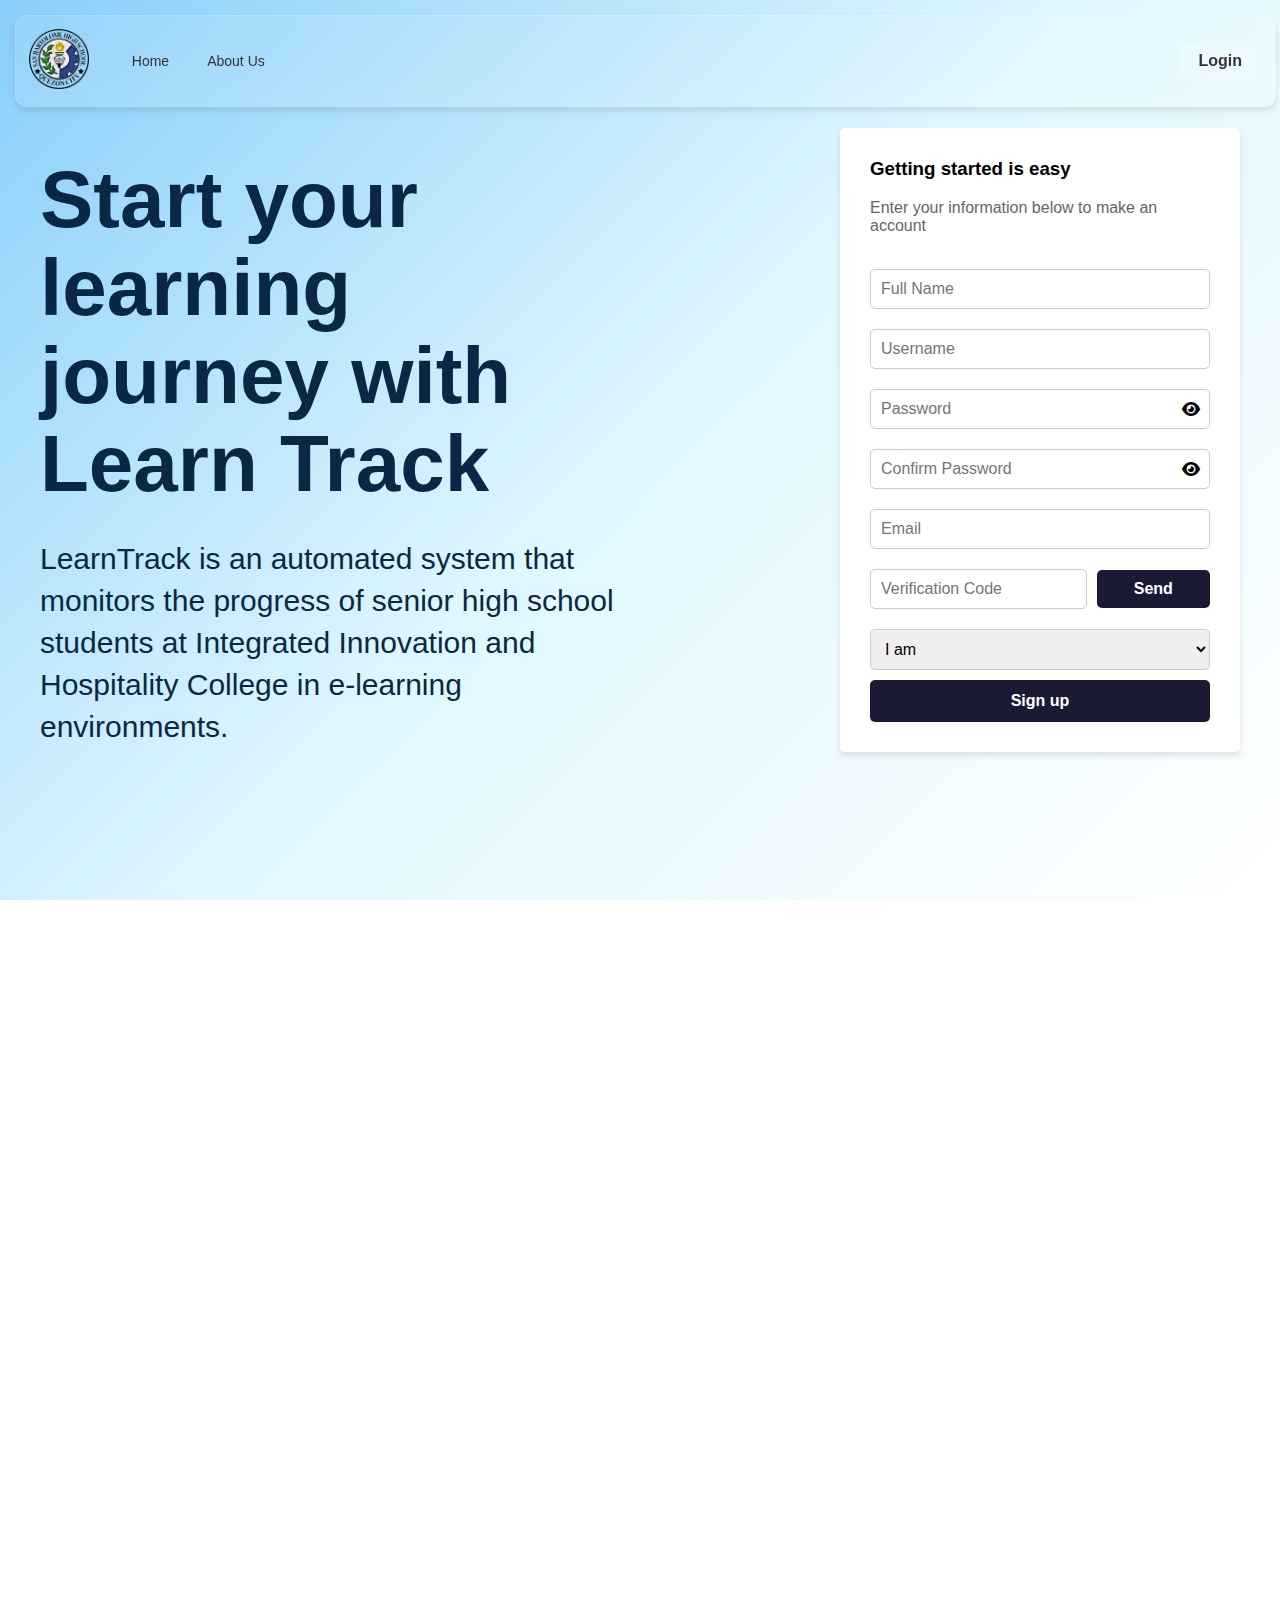
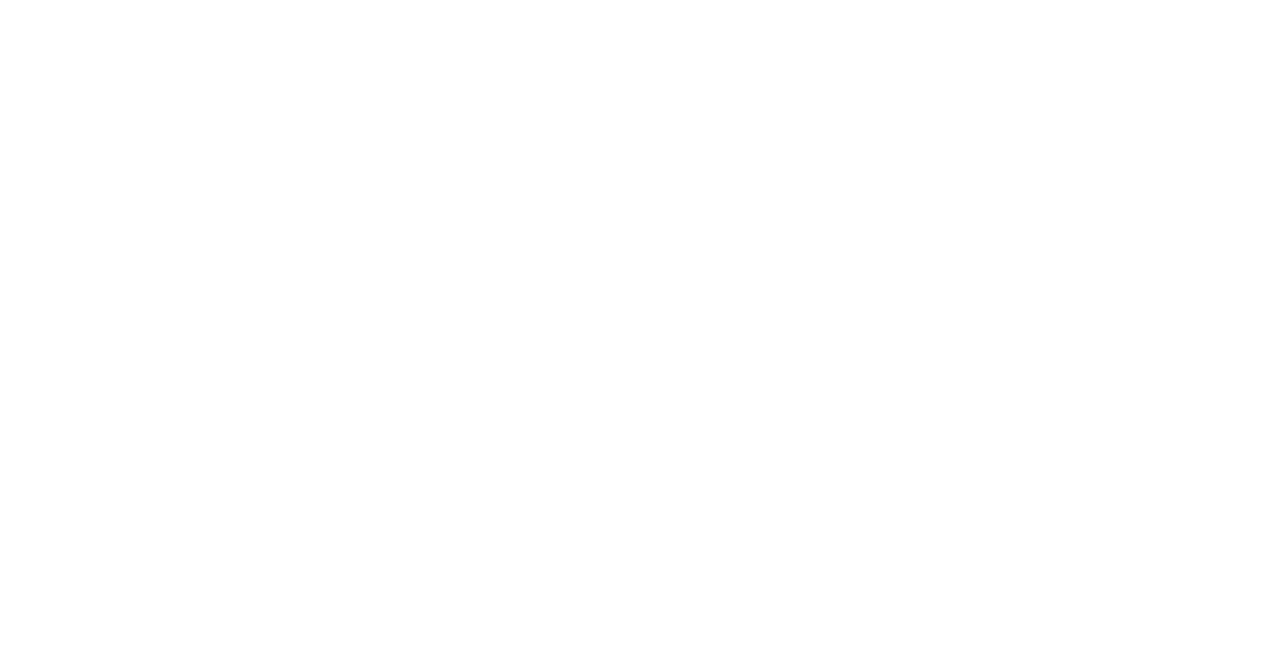
<file: index.html>
<!DOCTYPE html>
<html>
<head>
    <meta charset="UTF-8">
    <meta name="viewport" content="width=device-width, initial-scale=1.0">
    <meta http-equiv="refresh" content="0; url=./register.html">
    <title>Learn Track - Redirecting...</title>
</head>
<body>
    <p>Redirecting to <a href="./register.html">registration page</a>...</p>
</body>
</html>
</file>
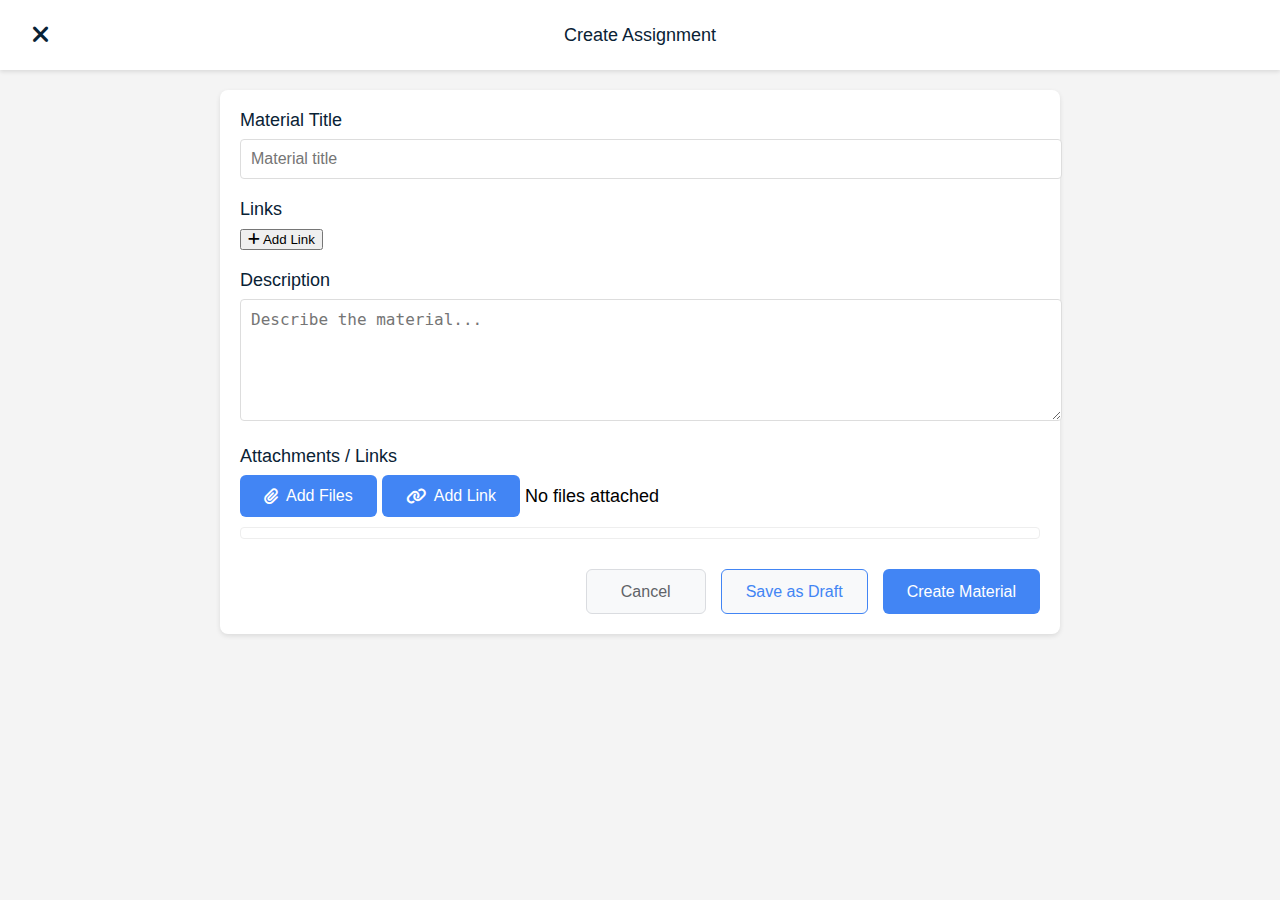
<file: material-form.html>
<!DOCTYPE html>
<html lang="en">
<head>
  <meta charset="UTF-8">
  <meta name="viewport" content="width=device-width, initial-scale=1.0">
  <title>Create Material | Learn Track</title>
  <link rel="stylesheet" href="https://cdnjs.cloudflare.com/ajax/libs/font-awesome/6.0.0/css/all.min.css">
  <style>
    /* General styles */
    body {
      font-family: Arial;
      font-size: large;
      background-color: #f4f4f4;
      margin: 0;
      padding: 0;
    }

    img {
      height: 50px;
    }

    /* Material-specific styles */
    .material-form-container {
      max-width: 800px;
      margin: 20px auto;
      padding: 20px;
      background: white;
      border-radius: 8px;
      box-shadow: 0 2px 5px rgba(0,0,0,0.1);
    }
    .form-group {
      margin-bottom: 20px;
    }
    .form-label {
      display: block;
      margin-bottom: 8px;
      font-weight: 500;
      color: #092235;
    }
    .form-input, .form-textarea {
      width: 100%;
      padding: 10px;
      border: 1px solid #ddd;
      border-radius: 4px;
      font-size: 16px;
    }
    .form-textarea {
      min-height: 100px;
      resize: vertical;
    }
    .form-actions {
        display: flex;
        justify-content: flex-end;
        gap: 15px;
        margin-top: 30px;
    }
    .attachment-previews-container {
      margin-top: 10px;
      border: 1px solid #eee;
      border-radius: 4px;
      padding: 5px;
    }

    /* Navbar styles */
    .navbar {
        display: flex;
        justify-content: space-between;
        align-items: center;
        padding: 15px 20px;
        background-color: #fff;
        box-shadow: 0 2px 4px rgba(0,0,0,0.1);
        position: sticky;
        top: 0;
        z-index: 100;
    }

    .close-btn {
        background: none;
        border: none;
        color: #092235;
        font-size: 24px;
        cursor: pointer;
        padding: 8px;
        border-radius: 50%;
        width: 40px;
        height: 40px;
        display: flex;
        align-items: center;
        justify-content: center;
        transition: background-color 0.2s;
    }

    .close-btn:hover {
        background-color: #f0f0f0;
    }

    .navbar-title {
        font-size: 18px;
        font-weight: 500;
        color: #092235;
    }

    .modal-btn {
        padding: 12px 24px;
        font-size: 16px;
        border-radius: 6px;
        border: none;
        cursor: pointer;
        transition: all 0.2s ease;
        min-width: 120px;
        height: 45px;
    }

    .modal-btn-create {
        background-color: #4285f4;
        color: white;
    }

    .modal-btn-create:hover {
        background-color: #3367d6;
    }

    .modal-btn-draft {
        background-color: #f8f9fa;
        color: #4285f4;
        border: 1px solid #4285f4;
    }

    .modal-btn-draft:hover {
        background-color: #e8f0fe;
    }

    .modal-btn-cancel {
        background-color: #f8f9fa;
        color: #5f6368;
        border: 1px solid #dadce0;
    }

    .modal-btn-cancel:hover {
        background-color: #f1f3f4;
    }

    /* File upload button styles */
    .file-upload-btn {
        padding: 12px 24px;
        font-size: 16px;
        background-color: #4285f4;
        color: white;
        border: none;
        border-radius: 6px;
        cursor: pointer;
        transition: all 0.2s ease;
        display: inline-flex;
        align-items: center;
        gap: 8px;
    }

    .file-upload-btn:hover {
        background-color: #3367d6;
    }

    /* Toast styles */
.toast-container {
    position: fixed;
    bottom: 30px;
    left: 50%;
    transform: translateX(-50%);
    z-index: 1000;
}

.toast {
    min-width: 300px;
    padding: 16px 24px;
    border-radius: 8px;
    background-color: #333;
    color: white;
    font-size: 16px;
    text-align: center;
    box-shadow: 0 4px 12px rgba(0,0,0,0.15);
    margin-bottom: 10px;
    opacity: 0;
    transition: opacity 0.3s, transform 0.3s;
    transform: translateY(100px);
}

.toast.show {
    opacity: 1;
    transform: translateY(0);
}

.toast.success {
    background-color: #4CAF50;
}

.toast.error {
    background-color: #f44336;
}

.toast.info {
    background-color: #2196F3;
}
  </style>
</head>
<body>

  

<nav class="navbar">
    <button class="close-btn" onclick="window.history.back()">
        <i class="fas fa-times"></i>
    </button>
    <div class="navbar-title">Create Assignment</div>
    <div style="width: 40px;"></div> <!-- Spacer for alignment -->
</nav>

<div class="content">
  

  <div class="content-body">
    <div class="material-form-container">
      <form id="materialForm">
        <div class="form-group">
          <label class="form-label" for="materialTitle">Material Title</label>
          <input type="text" id="materialTitle" class="form-input" placeholder="Material title" required>
          <div class="error-message" id="titleError"></div>
      </div>

      <div class="form-group">
        <label class="form-label">Links</label>
        <div id="linksContainer">
            <!-- Links will be added here -->
        </div>
        <button type="button" class="secondary-btn" onclick="addLink()">
            <i class="fas fa-plus"></i> Add Link
        </button>
    </div>

        <div class="form-group">
          <label class="form-label" for="materialDescription">Description</label>
          <textarea id="materialDescription" class="form-textarea" placeholder="Describe the material..."></textarea>
        </div>

        <div class="form-group">
          <label class="form-label">Attachments / Links</label>
          <div class="file-upload">
            <label for="fileUpload" class="file-upload-btn">
              <i class="fas fa-paperclip"></i> Add Files
              <input type="file" id="fileUpload" style="display: none;" onchange="handleFileUpload(event)" multiple>
            </label>
            <button type="button" class="file-upload-btn" onclick="addLink()">
              <i class="fas fa-link"></i> Add Link
            </button>
            <span id="fileName" class="file-name-display">No files attached</span>
          </div>
          <div id="attachmentPreviews" class="attachment-previews-container"></div>
        </div>

        <div class="form-actions">
          <button type="button" class="modal-btn modal-btn-cancel" onclick="window.history.back()">Cancel</button>
          <button type="button" class="modal-btn modal-btn-draft" onclick="saveAsDraft()">Save as Draft</button>
          <button type="submit" class="modal-btn modal-btn-create">Create Material</button>
        </div>
      </form>
    </div>
  </div>
</div>

<div id="toastContainer" class="toast-container"></div>

<script>
// Handle file uploads
function handleFileUpload(event) {
    const files = event.target.files;
    const previewContainer = document.getElementById('attachmentPreviews');
    previewContainer.innerHTML = '';
    
    if (!files || files.length === 0) {
        document.getElementById('fileName').textContent = 'No files attached';
        return;
    }

    // Validate files
    const validFiles = Array.from(files).filter(file => {
        if (file.size > 10 * 1024 * 1024) { // 10MB limit
            showToast(`File ${file.name} exceeds size limit (10MB)`, 'error');
            return false;
        }
        return true;
    });

    if (validFiles.length === 0) return;

    // Display previews
    validFiles.forEach(file => {
        const preview = createFilePreview(file);
        previewContainer.appendChild(preview);
    });

    document.getElementById('fileName').textContent = 
        `${validFiles.length} file${validFiles.length > 1 ? 's' : ''} attached`;
}

function createFilePreview(file) {
    const preview = document.createElement('div');
    preview.className = 'attachment-preview';
    
    if (file.type.startsWith('image/')) {
        preview.innerHTML = `
            <div class="attachment-preview-image">
                <img src="${URL.createObjectURL(file)}" alt="${file.name}">
            </div>
            <div class="attachment-info">
                <div class="attachment-name">${file.name}</div>
                <div class="attachment-size">${formatFileSize(file.size)}</div>
            </div>
            <button class="delete-btn" onclick="removeAttachment(this)">
                <i class="fas fa-times"></i>
            </button>
        `;
    } else {
        preview.innerHTML = `
            <div class="attachment-icon">
                <i class="fas ${getFileIcon(file.type)}"></i>
            </div>
            <div class="attachment-info">
                <div class="attachment-name">${file.name}</div>
                <div class="attachment-size">${formatFileSize(file.size)}</div>
            </div>
            <button class="delete-btn" onclick="removeAttachment(this)">
                <i class="fas fa-times"></i>
            </button>
        `;
    }
    
    return preview;
}

// Add a link
function addLink() {
  const link = prompt('Enter link URL:');
  if (link) {
    const previewContainer = document.getElementById('attachmentPreviews');
    const linkDiv = document.createElement('div');
    linkDiv.innerHTML = `<a href="${link}" target="_blank">${link}</a>`;
    previewContainer.appendChild(linkDiv);

    document.getElementById('fileName').textContent = 'Link added';
  }
}

// Handle form submission
document.getElementById('materialForm').addEventListener('submit', function(e) {
  e.preventDefault();
  createMaterial();
});

async function createMaterial() {
  const title = document.getElementById('materialTitle').value.trim();
  const description = document.getElementById('materialDescription').value.trim();
  const classCode = localStorage.getItem('currentClassCode');

  if (!title) {
    alert('Material title is required.');
    return;
  }

  const material = {
    id: Date.now(),
    classCode,
    title,
    description,
    type: 'material',
    createdAt: new Date().toISOString(),
    status: 'published'
  };

  const materialData = {
  CLASS_CODE: classCode,
  TITLE: title,
  WORKCLASSTYPE: 'material',
  DESCRIPTION: description,
  CREATED_AT: new Date().toISOString(),
  STATUS: 'published'
};

  try {
    const response = await fetch('http://localhost:3000/create-workclass', {
      method: 'POST',
      headers: {
        'Content-Type': 'application/json'
      },
      body: JSON.stringify(materialData)
    });
  } catch (error) {
    alert(error.message);
  }


  let workclasses = JSON.parse(localStorage.getItem('workclasses')) || [];
  workclasses.push(material);
  localStorage.setItem('workclasses', JSON.stringify(workclasses));

  alert('Material created successfully!');
  window.location.href = `professor.html?class=${classCode}`;
}

function saveAsDraft() {
  const title = document.getElementById('materialTitle').value.trim();
  const description = document.getElementById('materialDescription').value.trim();
  const classCode = localStorage.getItem('currentClassCode');

  const material = {
    id: Date.now(),
    classCode,
    title,
    description,
    type: 'material',
    createdAt: new Date().toISOString(),
    status: 'draft'
  };

  let workclasses = JSON.parse(localStorage.getItem('workclasses')) || [];
  workclasses.push(material);
  localStorage.setItem('workclasses', JSON.stringify(workclasses));

  alert('Draft saved successfully!');
  window.location.href = `professor.html?class=${classCode}`;
}

function showToast(message, type = 'success') {
    const container = document.getElementById('toastContainer');
    const toast = document.createElement('div');
    toast.className = `toast ${type}`;
    toast.textContent = message;
    
    container.appendChild(toast);
    
    // Trigger reflow
    void toast.offsetWidth;
    
    // Add show class
    toast.classList.add('show');
    
    // Remove toast after 3 seconds
    setTimeout(() => {
        toast.classList.remove('show');
        setTimeout(() => {
            container.removeChild(toast);
        }, 300);
    }, 3000);
}
</script>

</body>
</html>
</file>
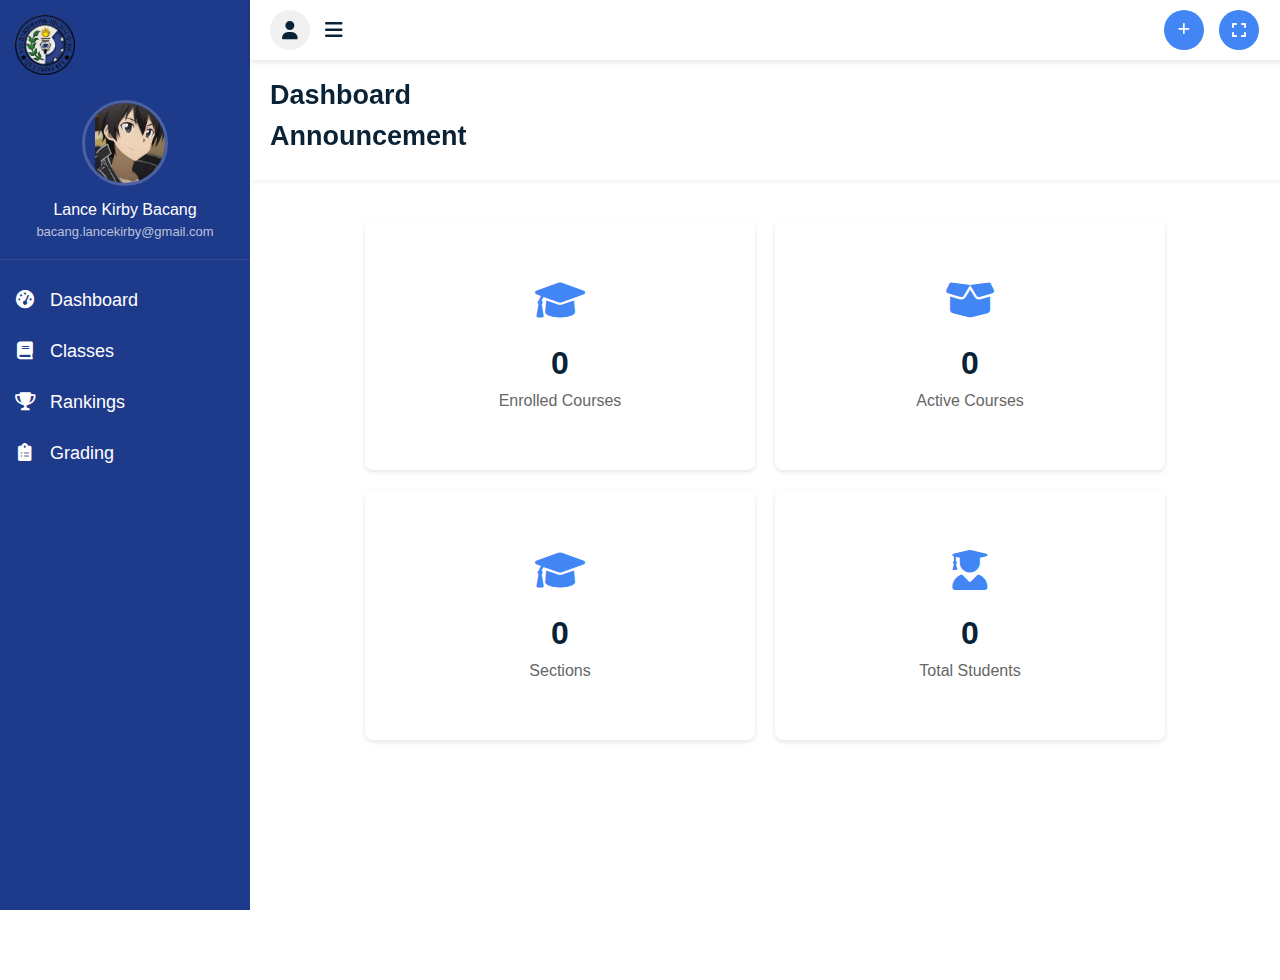
<file: professor.html>
<!DOCTYPE html>
<html lang="en">

<head>
  <meta charset="UTF-8">
  <meta name="viewport" content="width=device-width, 1.0, maximum-scale=1.0, user-scalable=no">
  <link rel="icon" href="img/sbhslogo.png" type="image/x-icon">
  <title>Professor Dashboard</title>
  <link rel="stylesheet" href="https://cdnjs.cloudflare.com/ajax/libs/font-awesome/6.0.0/css/all.min.css">
  <link rel="stylesheet" href="professor.css">
</head>

<body>
  <div class="sidebar">
    <section class="sidebar-header">
      <img src="img/sbhslogo.png" alt="LearnTrack Logo">
      <div class="icon-buttons">
    </section>

    <div class="user-profile">
      <div class="profile-picture">
        <img id="profilePicPreview" src="Picture/gmailprofile.png" alt="User Profile">
        <input type="file" 
           id="profilePicInput" 
           accept="image/*"
           aria-label="Change profile picture">
      </div>
      <div class="user-info">
        <h3 class="user-name" id="userName">Lance Kirby Bacang</h3>
        <p class="user-email" id="userEmail">bacang.lancekirby@gmail.com</p>
      </div>
    </div>


    <a href="#" onclick="showContent('dashboard')">
      <i class="fas fa-tachometer-alt"></i> Dashboard
    </a>
    <a href="#" onclick="showContent('classes')">
      <i class="fas fa-book"></i> Classes
    </a>
    <a href="#" onclick="showContent('rankings')">
      <i class="fas fa-trophy"></i> Rankings
    </a>
    <a href="#" onclick="showContent('allStudentGrading')">
      <i class="fas fa-clipboard-list"></i> Grading
    </a>
  </div>

  <!-- Navigation Bar -->
  <nav class="navbar">

    <div class="profile-dropdown">
          <button class="icon-button profile-button" aria-label="User Profile" onclick="toggleProfileDropdown()">
            <i class="fas fa-user"></i>
          </button>
          <div class="dropdown-content" id="profileDropdown">
            <div class="dropdown-header">
              <p>Signed in as</p>
              <p class="user-email-display" id="userEmailDisplay">bacang.lancekirby@gmail.com</p>
            </div>
            <a href="#" class="dropdown-item" onclick="showSettings()">
              <i class="fas fa-user-circle"></i> Profile
            </a>
            <a href="#" class="dropdown-item" onclick="signOut()">
              <i class="fas fa-sign-out-alt"></i> Sign out
            </a>
          </div>
        </div>

    <!-- Add this at the beginning of your navbar -->
<button class="hamburger-btn" onclick="toggleSidebar()">
  <i class="fas fa-bars"></i>
</button>

<!-- Add the join class button -->
<button class="join-class-btn" onclick="openModal()">
  <i class="fas fa-plus"></i>
</button>

<button class="fullscreen-btn" onclick="toggleFullscreen()">
  <i class="fas fa-expand"></i>
</button>

  </nav>

<!-- Move the notification dropdown outside of the sidebar -->
<div class="notification-dropdown" id="notificationDropdown">
  <div class="dropdown-header">
    <p>Notifications</p>
  </div>
  <div class="notification-items">
    <div class="notification-item">📥 John Doe joined Class ABC123</div>
    <div class="notification-item">📄 Jane Smith submitted Assignment 1 in CS101</div>
    <div class="notification-item">✅ You graded Liam's quiz in Section B</div>
    <div class="notification-item">⏰ Quiz 2 in CS101 is due tomorrow</div>
  </div>
</div>

  <div class="content" id="dashboard">
    <header class="content-header">
      <div class="header-container">
        <h2 class="header-h2">Dashboard</h2>
        <h1>Announcement</h1>
      </div>
    </header>

    <div class="content-body">
      <div class="dashboard-grid">
        <div class="enrolled-courses">
          <i class="fas fa-graduation-cap"></i>
          <span id="course-count">0</span>
          <span>Enrolled Courses</span>
        </div>

        <div class="active-courses">
          <i class="fas fa-box-open"></i>
          <span id="active-course-count">0</span>
          <span>Active Courses</span>
        </div>

        <div class="sections">
          <i class="fas fa-graduation-cap"></i>
          <span id="section-count">0</span>
          <span>Sections</span>
        </div>

        <div class="total-students">
          <i class="fas fa-user-graduate"></i>
          <span id="total-student-count">0</span>
          <span>Total Students</span>
        </div>
      </div>
    </div>
  </div>

  <div class="content" id="classes" style="display:none;">
    <header class="content-header">
      <div class="header-container">
        <h2 class="header-h2">Course</h2>
        <h1>Classroom</h1>
      </div>
    </header>
    
    <div class="content-body">
      <div id="classContainer">

      </div> <!-- Placeholder for created classes -->
    </div>
  </div>

  <div class="content" id="rankings" style="display:none;">
    <header class="content-header">
      <div class="header-container">
        <h2 class="header-h2">Rankings</h2>
        <h1>Class Leaderboards</h1>
      </div>
    </header>

    <div class="content-body">
    <div class="rankings-container">
        <!-- Left: Section Selection -->
        <div class="class-sidebar">
            <h3>Your Sections</h3>
            <ul class="class-list" id="classList"></ul>
        </div>

        <!-- Middle: Dynamically Generated Podium -->
        <div class="podium-container">
            <div class="podium"></div>
        </div>

        <!-- Right: Rankings List -->
        <div class="rankings-list-container">
            <div class="rankings-list"></div>
        </div>
    </div>
  </div>
</div>

  <div class="content" id="classPage" style="display: none;">
    <header>
      <div class="header-container">
        <div class="class-header-nav">
          <div>
            <h2 class="header-h2" id="classPageCourse">Course</h2>
            <h1 id="classPageClassroom">Classroom</h1>
          </div>
        </div>
      </div>
    </header>

    <div class="class-page-container">
      <div class="class-tabs">
        <button class="tab-button active" onclick="openClassTab('announcements')">Announcements</button>
        <button class="tab-button" onclick="openClassTab('workclasses')">Workclasses</button>
      </div>

      <!-- Container 1 -->
      <div class="class-info-container">
        <div class="class-meta">
          <div>
            <h1 id="classNameDisplay">Class Name</h1>
            <h3 id="sectionDisplay">N/A</p>
              <h3 id="professorDisplay">N/A</p>
          </div>
        </div>

        <div class="classCode-students-container">
          <div class="class-code-box">
            <h4 class="classCodeh4">Class Code</h4>
            <div class="class-code-box2">
              <div class="class-code-display" id="classCodeDisplay">ABCD12</div>
              <button class="secondary-btn small-btn" onclick="copyClassCode()">
                <i class="fas fa-copy"></i> Copy
              </button>
            </div>
          </div>

          <div class="class-students">
            <div>
              <div class="class-students-2">
                <h4 class="studentsh4">Students <span class="student-count">(0)</span></h4>
                <button class="view-all-btn" onclick="viewAllStudents(currentStudents)">
                  <i class="fas fa-users"></i> View All
                </button>
              </div>
              <div class="student-avatars" id="studentAvatars">
                <div class="empty-avatar"><i class="fas fa-user-plus"></i></div>
              </div>
            </div>
          </div>
        </div>
      </div>

      <!-- Container 2 -->
      <div class="announcement-form-container card">
        <h3><i class="fas fa-bullhorn"></i> New Announcement</h3>
        <div class="form-content">
          <textarea id="announcementText" placeholder="Share something with your class..." rows="3"></textarea>
          <div class="form-actions">
            <div class="file-upload">
              <label for="fileUpload" class="file-upload-btn">
                <i class="fas fa-paperclip"></i> Attach File
                <input type="file" id="fileUpload" style="display: none;" onchange="handleFileUpload(event)">
              </label>
              <button class="file-upload-btn" onclick="openGoogleDrivePicker()">
                <i class="fab fa-google-drive"></i> Drive
              </button>
              <button class="file-upload-btn" onclick="addYouTubeVideo()">
                <i class="fab fa-youtube"></i> YouTube
              </button>
              <button class="file-upload-btn" onclick="addLink()">
                <i class="fas fa-link"></i> Link
              </button>
              <span id="fileName" class="file-name-display">No file chosen</span>
            </div>
            <button class="primary-btn" onclick="postAnnouncement()">
              <i class="fas fa-paper-plane"></i> Post
            </button>
          </div>
        </div>
      </div>

      <!-- Container 3 -->
      <div class="announcements-feed">
        <div class="feed-header">
          <h3><i class="fas fa-stream"></i> Class Feed</h3>
          <div class="sort-options">
            <span>Sort by:</span>
            <select id="sortFeed">
              <option value="newest">Newest First</option>
              <option value="oldest">Oldest First</option>
            </select>
          </div>
        </div>

        <div class="empty-state card" id="noAnnouncements">
          <i class="fas fa-bullhorn"></i>
          <h4>No announcements yet</h4>
          <p>Be the first to share something with your class</p>
        </div>

        <div id="announcementsList" class="announcements-feed">
          <!-- Announcements will be dynamically added here -->
        </div>
      </div>

      <div class="workclasses-container" id="workclassesTab" style="display:none;">
        <div class="tab-header">
          <h3><i class="fas fa-briefcase"></i> Class Workclasses</h3>
          <div class="workclass-dropdown">
            <button class="create-workclass-btn" onclick="openWorkclassTypePage()">
              <i class="fas fa-plus"></i> Create Workclass
            </button>
            <div class="dropdown-options" id="workclassDropdownOptions">
              <div onclick="openWorkclassTypePage('assignment')"><i class="fas fa-tasks"></i> Assignment</div>
              <div onclick="openWorkclassTypePage('activity')"><i class="fas fa-lightbulb"></i> Activity</div>
              <div onclick="openWorkclassTypePage('question')"><i class="fas fa-question-circle"></i> Question</div>
              <div onclick="openWorkclassTypePage('material')"><i class="fas fa-book"></i> Material</div>
            </div>
          </div>
          
        </div>
        <div id="classWorkclassesContainer" class="workclass-grid"></div>
      </div>

    </div>
  </div>

  <div class="content" id="allStudentsPage" style="display: none;">
    <header>
      <div class="header-container">
        <button class="back-btn" onclick="backToClassPage()">
          <i class="fas fa-arrow-left"></i> Back to Class
        </button>
        <h2 class="header-h2">Students</h2>
        <h1 id="allStudentsClassTitle">Class Name</h1>
      </div>
    </header>

    <div class="all-students-container">
      <div class="students-grid" id="allStudentsGrid"></div>
    </div>
  </div>

  <div class="content" id="allStudentGrading" style="display: none;">
    <header>
      <div class="header-container">
        <button class="back-btn" onclick="backToClassPage()">
          <i class="fas fa-arrow-left"></i> Back to Class
        </button>
        <h2 class="header-h2">Grading</h2>
        <h1 id="gradingClassTitle">Class Name</h1>
      </div>
    </header>
  
    <div class="grading-container">
      <!-- Class Selection Dropdown -->
      <div class="class-selection">
        <label for="classSelect">Select Class:</label>
        <select id="classSelect" onchange="loadClassWorkForGrading()">
          <option value="" disabled selected>Select a class</option>
          <!-- Options will be dynamically populated -->
        </select>
      </div>
    
      <!-- Workclass List -->
      <div class="workclass-list">
        <h3>Class Work</h3>
        <div id="workclassGradingList">
          <!-- Workclasses for grading will be dynamically added here -->
        </div>
      </div>
    
      <!-- Student Grading Section with Submission View -->
      <div class="student-grading-section">
        <h3>Student Submissions</h3>
        <div id="studentGradingList">
          <!-- Student submissions will be added here dynamically -->
        </div>
      </div>
    </div>
  </div>

  <div class="content" id="settings" style="display:none;">
    <header class="content-header">
      <div class="header-container">
        <h2 class="header-h2">Settings</h2>
        <h1>Account Settings</h1>
      </div>
    </header>
    
    <div class="content-body">
    <div class="settings-container">
      <!-- Settings Navigation -->
      <div class="settings-nav">
        <button class="settings-nav-btn active" onclick="switchSettingsTab('profile')">
          <i class="fas fa-user"></i> Profile Settings
        </button>
        <button class="settings-nav-btn" onclick="switchSettingsTab('system')">
          <i class="fas fa-cog"></i> System Settings
        </button>
        <button class="settings-nav-btn" onclick="switchSettingsTab('privacy')">
          <i class="fas fa-shield-alt"></i> Privacy & Security
        </button>
      </div>
  
      <!-- Settings Content -->
      <div class="settings-content">
        <!-- Profile Settings -->
        <div id="profileSettings" class="settings-tab active">
          <h3>Profile Settings</h3>
          <div class="settings-form">
            <div class="form-group">
              <label>Profile Picture</label>
              <div class="profile-upload">
                <img id="profilePreview" src="Picture/gmailprofile.png" alt="Profile">
                <button class="secondary-btn" onclick="uploadProfilePicture()">Change Picture</button>
              </div>
            </div>
            <div class="form-group">
              <label>Full Name</label>
              <input type="text" id="fullName" value="Lance Kirby Bacang">
            </div>
            <div class="form-group">
              <label>Email</label>
              <input type="email" id="email" value="bacang.lancekirby@gmail.com" disabled>
            </div>
          </div>
        </div>
  
        <!-- System Settings -->
        <div id="systemSettings" class="settings-tab">
          <h3>System Settings</h3>
          <div class="settings-form">
            <div class="form-group">
              <label>Language</label>
              <select id="language">
                <option value="en">English</option>
                <option value="es">Spanish</option>
              </select>
            </div>
            <div class="form-group">
              <label>Theme</label>
              <select id="theme">
                <option value="light">Light</option>
                <option value="dark">Dark</option>
              </select>
            </div>
            <div class="form-group">
              <label>Notifications</label>
              <div class="toggle-switch">
                <input type="checkbox" id="notifications" checked>
                <label for="notifications">Enable Notifications</label>
              </div>
            </div>
          </div>
        </div>
  
        <!-- Privacy Settings -->
        <div id="privacySettings" class="settings-tab">
          <h3>Privacy & Security</h3>
          <div class="settings-form">
            <div class="form-group">
              <label>Change Password</label>
              <input type="password" placeholder="Current Password">
              <input type="password" placeholder="New Password">
              <input type="password" placeholder="Confirm New Password">
              <button class="primary-btn">Update Password</button>
            </div>
            <div class="form-group">
              <label>Two-Factor Authentication</label>
              <div class="toggle-switch">
                <input type="checkbox" id="twoFactor">
                <label for="twoFactor">Enable 2FA</label>
              </div>
            </div>
          </div>
        </div>
      </div>
    </div>
    </div>
  </div>

  <!-- Create Class Modal -->
  <div id="createClassModal" class="modal">
    <div class="modal-content">
      <h2>Create New Class</h2>
      <input type="text" class="modal-input" placeholder="Class Name" required>
      <input type="text" class="modal-input" placeholder="Section">
      <input type="text" class="modal-input" placeholder="Teacher Name">
      <div class="modal-actions">
  <button class="modal-btn modal-btn-cancel" onclick="closeModal()">Cancel</button>
  <button class="modal-btn modal-btn-create" onclick="createClass()">Create Class</button>
</div>

    </div>
  </div>

  <!-- Workclass Modal -->
<!-- Update the workclass modal -->
<div class="modal" id="workclassModal">
  <div class="modal-content">
    <h3 class="modal-title">Create Workclass</h3>
    <input type="text" id="workclassNameInput" class="modal-input" placeholder="Workclass name">
    <input type="text" id="workclassDescription" class="modal-input" placeholder="Description (optional)">
    
    <!-- Add workclass type selection -->
    <div class="workclass-type-selector">
      <h4>Select Workclass Type:</h4>
      <div class="type-options">
        <div class="type-option" onclick="selectWorkclassType('assignment')">
          <i class="fas fa-tasks"></i>
          <span>Assignment</span>
        </div>
        <div class="type-option" onclick="selectWorkclassType('material')">
          <i class="fas fa-book"></i>
          <span>Material</span>
        </div>
      </div>
      <input type="hidden" id="workclassType" value="">
    </div>
    
    <div class="modal-actions">
      <button class="modal-btn modal-btn-cancel" onclick="closeWorkclassModal()">Cancel</button>
      <button class="modal-btn modal-btn-create" onclick="createWorkclass()">Create</button>
    </div>
  </div>
</div>

<!-- Invite Student Modal -->
<div class="modal" id="inviteStudentModal">
  <div class="modal-content">
    <h3 class="modal-title">Add Student</h3>
    <input class="modal-input" type="text" id="studentName" placeholder="Student Full Name" required />
    <input class="modal-input" type="email" id="studentEmail" placeholder="Student Email" required />
    <div class="modal-actions">
      <button class="modal-btn modal-btn-cancel" onclick="closeInviteModal()">Cancel</button>
      <button class="modal-btn modal-btn-create" onclick="sendStudentInvite()">Add Student</button>
    </div>
  </div>
</div>
<div class="modal-overlay" id="inviteModalOverlay"></div>

<!-- Sign Out Confirmation Modal -->
<div class="modal" id="signOutModal">
  <div class="modal-content">
    <h3 class="modal-title">Confirm Sign Out</h3>
    <p>Are you sure you want to sign out?</p>
    <div class="modal-actions">
      <button class="modal-btn modal-btn-cancel" onclick="closeSignOutModal()">Cancel</button>
      <button class="modal-btn modal-btn-create" onclick="confirmSignOut()">Log Out</button>
    </div>
  </div>
</div>

<div class="modal-overlay" id="signOutOverlay"></div>

<div id="toastContainer" class="toast-container"></div>

<script src="professor.js" defer></script>

  <!-- Loading Overlay -->
  <div id="loadingOverlay" class="loading-overlay" style="display: none;">
    <div class="loading-spinner"></div>
  </div>

  <!-- Skeleton Loading for Classes -->
  <div id="skeletonLoading" style="display: none;">
    <div class="class-container">
      <!-- Repeat this for however many skeleton cards you want to show -->
      <div class="class-box skeleton-card" style="height: 250px;"></div>
      <div class="class-box skeleton-card" style="height: 250px;"></div>
      <div class="class-box skeleton-card" style="height: 250px;"></div>
    </div>
  </div>

</body>

</html>
</file>
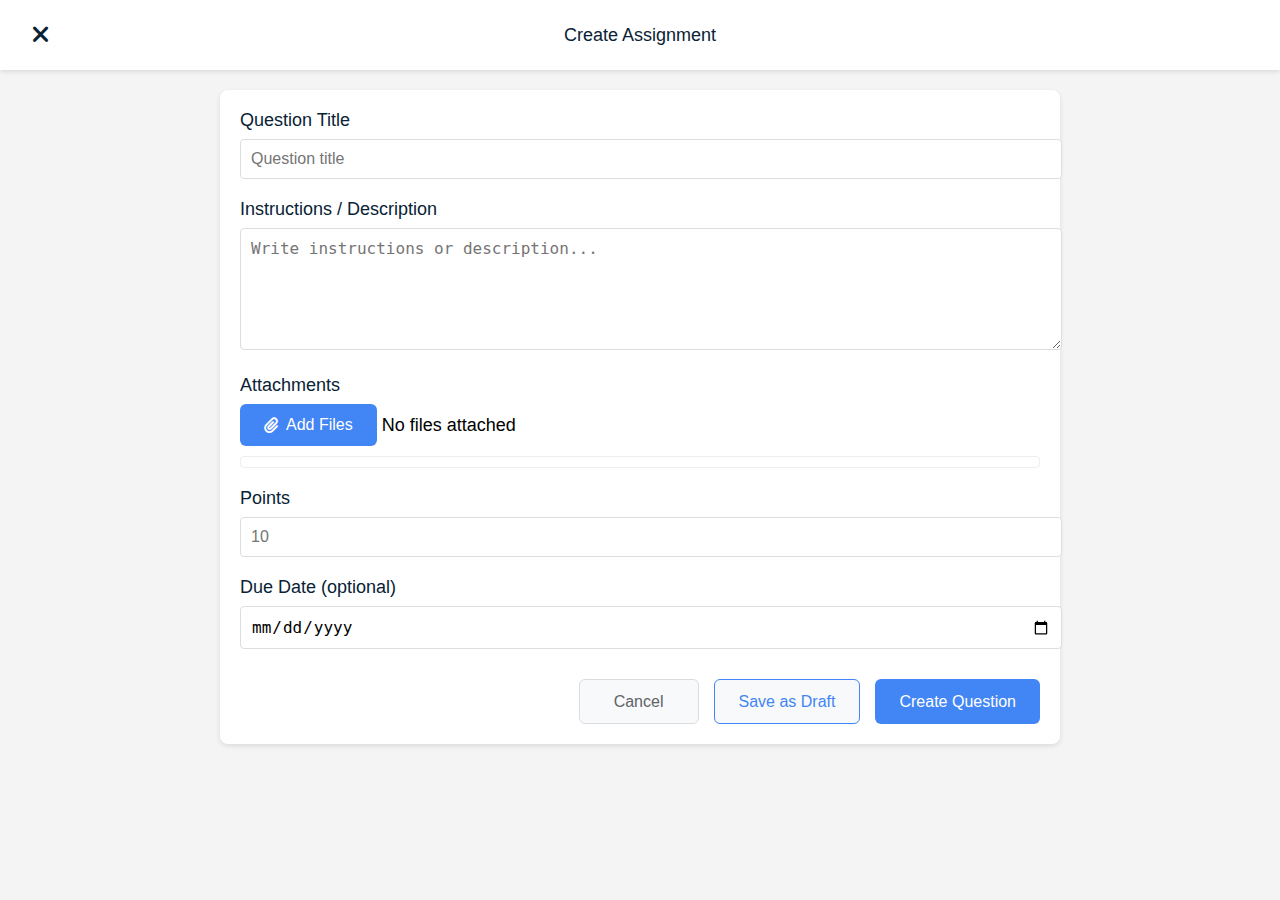
<file: question-form.html>
<!DOCTYPE html>
<html lang="en">
<head>
  <meta charset="UTF-8">
  <meta name="viewport" content="width=device-width, initial-scale=1.0">
  <title>Create Question | Learn Track</title>
  <link rel="stylesheet" href="https://cdnjs.cloudflare.com/ajax/libs/font-awesome/6.0.0/css/all.min.css">
  <style>
    /* General styles */
    body {
      font-family: Arial;
      font-size: large;
      background-color: #f4f4f4;
      margin: 0;
      padding: 0;
    }

    /* Navbar styles */
    .navbar {
        display: flex;
        justify-content: space-between;
        align-items: center;
        padding: 15px 20px;
        background-color: #fff;
        box-shadow: 0 2px 4px rgba(0,0,0,0.1);
        position: sticky;
        top: 0;
        z-index: 100;
    }

    .close-btn {
        background: none;
        border: none;
        color: #092235;
        font-size: 24px;
        cursor: pointer;
        padding: 8px;
        border-radius: 50%;
        width: 40px;
        height: 40px;
        display: flex;
        align-items: center;
        justify-content: center;
        transition: background-color 0.2s;
    }

    .close-btn:hover {
        background-color: #f0f0f0;
    }

    .navbar-title {
        font-size: 18px;
        font-weight: 500;
        color: #092235;
    }

    img {
      height: 50px;
    }

    /* Question-specific styles */
    .question-form-container {
      max-width: 800px;
      margin: 20px auto;
      padding: 20px;
      background: white;
      border-radius: 8px;
      box-shadow: 0 2px 5px rgba(0,0,0,0.1);
    }
    .form-group {
      margin-bottom: 20px;
    }
    .form-label {
      display: block;
      margin-bottom: 8px;
      font-weight: 500;
      color: #092235;
    }
    .form-input, .form-textarea {
      width: 100%;
      padding: 10px;
      border: 1px solid #ddd;
      border-radius: 4px;
      font-size: 16px;
    }
    .form-textarea {
      min-height: 100px;
      resize: vertical;
    }
    .form-actions {
        display: flex;
        justify-content: flex-end;
        gap: 15px;
        margin-top: 30px;
    }
    .attachment-previews-container {
      margin-top: 10px;
      border: 1px solid #eee;
      border-radius: 4px;
      padding: 5px;
    }

    .modal-btn {
        padding: 12px 24px;
        font-size: 16px;
        border-radius: 6px;
        border: none;
        cursor: pointer;
        transition: all 0.2s ease;
        min-width: 120px;
        height: 45px;
    }

    .modal-btn-create {
        background-color: #4285f4;
        color: white;
    }

    .modal-btn-create:hover {
        background-color: #3367d6;
    }

    .modal-btn-draft {
        background-color: #f8f9fa;
        color: #4285f4;
        border: 1px solid #4285f4;
    }

    .modal-btn-draft:hover {
        background-color: #e8f0fe;
    }

    .modal-btn-cancel {
        background-color: #f8f9fa;
        color: #5f6368;
        border: 1px solid #dadce0;
    }

    .modal-btn-cancel:hover {
        background-color: #f1f3f4;
    }

    /* File upload button styles */
    .file-upload-btn {
        padding: 12px 24px;
        font-size: 16px;
        background-color: #4285f4;
        color: white;
        border: none;
        border-radius: 6px;
        cursor: pointer;
        transition: all 0.2s ease;
        display: inline-flex;
        align-items: center;
        gap: 8px;
    }

    .file-upload-btn:hover {
        background-color: #3367d6;
    }

    /* Toast styles */
.toast-container {
    position: fixed;
    bottom: 30px;
    left: 50%;
    transform: translateX(-50%);
    z-index: 1000;
}

.toast {
    min-width: 300px;
    padding: 16px 24px;
    border-radius: 8px;
    background-color: #333;
    color: white;
    font-size: 16px;
    text-align: center;
    box-shadow: 0 4px 12px rgba(0,0,0,0.15);
    margin-bottom: 10px;
    opacity: 0;
    transition: opacity 0.3s, transform 0.3s;
    transform: translateY(100px);
}

.toast.show {
    opacity: 1;
    transform: translateY(0);
}

.toast.success {
    background-color: #4CAF50;
}

.toast.error {
    background-color: #f44336;
}

.toast.info {
    background-color: #2196F3;
}
  </style>
</head>
<body>

  

<nav class="navbar">
    <button class="close-btn" onclick="window.history.back()">
        <i class="fas fa-times"></i>
    </button>
    <div class="navbar-title">Create Assignment</div>
    <div style="width: 40px;"></div> <!-- Spacer for alignment -->
</nav>

<div class="content">
  

  <div class="content-body">
    <div class="question-form-container">
      <form id="questionForm">
        <div class="form-group">
          <label class="form-label" for="questionTitle">Question Title</label>
          <input type="text" id="questionTitle" class="form-input" placeholder="Question title" required>
        </div>

        <div class="form-group">
          <label class="form-label" for="questionInstructions">Instructions / Description</label>
          <textarea id="questionInstructions" class="form-textarea" placeholder="Write instructions or description..."></textarea>
        </div>

        <div class="form-group">
          <label class="form-label">Attachments</label>
          <div class="file-upload">
            <label for="fileUpload" class="file-upload-btn">
              <i class="fas fa-paperclip"></i> Add Files
              <input type="file" id="fileUpload" style="display: none;" onchange="handleFileUpload(event)" multiple>
            </label>
            <span id="fileName" class="file-name-display">No files attached</span>
          </div>
          <div id="attachmentPreviews" class="attachment-previews-container"></div>
        </div>

        <div class="form-group">
          <label class="form-label" for="pointsPossible">Points</label>
          <input type="number" id="pointsPossible" class="form-input" placeholder="10" min="0">
        </div>

        <div class="form-group">
          <label class="form-label" for="dueDate">Due Date (optional)</label>
          <input type="date" id="dueDate" class="form-input">
        </div>

        <div class="form-actions">
          <button type="button" class="modal-btn modal-btn-cancel" onclick="window.history.back()">Cancel</button>
          <button type="button" class="modal-btn modal-btn-draft" onclick="saveAsDraft()">Save as Draft</button>
          <button type="submit" class="modal-btn modal-btn-create">Create Question</button>
        </div>
      </form>
    </div>
  </div>
</div>

<div id="toastContainer" class="toast-container"></div>

<script>
// Basic file upload preview
function handleFileUpload(event) {
    const files = event.target.files;
    const previewContainer = document.getElementById('attachmentPreviews');
    previewContainer.innerHTML = '';
    
    if (!files || files.length === 0) {
        document.getElementById('fileName').textContent = 'No files attached';
        return;
    }

    // Validate files
    const validFiles = Array.from(files).filter(file => {
        if (file.size > 10 * 1024 * 1024) { // 10MB limit
            showToast(`File ${file.name} exceeds size limit (10MB)`, 'error');
            return false;
        }
        return true;
    });

    if (validFiles.length === 0) return;

    // Display previews
    validFiles.forEach(file => {
        const preview = createFilePreview(file);
        previewContainer.appendChild(preview);
    });

    document.getElementById('fileName').textContent = 
        `${validFiles.length} file${validFiles.length > 1 ? 's' : ''} attached`;
}

function createFilePreview(file) {
    const preview = document.createElement('div');
    preview.className = 'attachment-preview';
    
    if (file.type.startsWith('image/')) {
        preview.innerHTML = `
            <div class="attachment-preview-image">
                <img src="${URL.createObjectURL(file)}" alt="${file.name}">
            </div>
            <div class="attachment-info">
                <div class="attachment-name">${file.name}</div>
                <div class="attachment-size">${formatFileSize(file.size)}</div>
            </div>
            <button class="delete-btn" onclick="removeAttachment(this)">
                <i class="fas fa-times"></i>
            </button>
        `;
    } else {
        preview.innerHTML = `
            <div class="attachment-icon">
                <i class="fas ${getFileIcon(file.type)}"></i>
            </div>
            <div class="attachment-info">
                <div class="attachment-name">${file.name}</div>
                <div class="attachment-size">${formatFileSize(file.size)}</div>
            </div>
            <button class="delete-btn" onclick="removeAttachment(this)">
                <i class="fas fa-times"></i>
            </button>
        `;
    }
    
    return preview;
}

// Handle form submission
document.getElementById('questionForm').addEventListener('submit', function(e) {
  e.preventDefault();
  createQuestion();
});

async function createQuestion() {
  const title = document.getElementById('questionTitle').value.trim();
  const instructions = document.getElementById('questionInstructions').value.trim();
  const points = parseInt(document.getElementById('pointsPossible').value) || 10;
  const dueDate = document.getElementById('dueDate').value;
  const classCode = localStorage.getItem('currentClassCode');

  if (!title) {
    alert('Question title is required.');
    return;
  }

  const question = {
    id: Date.now(),
    classCode,
    title,
    instructions,
    pointsPossible: points,
    dueDate: dueDate ? new Date(dueDate).toISOString() : null,
    type: 'question',
    createdAt: new Date().toISOString(),
    status: 'published'
  };

  const questionData = {
  ID: Date.now(),
  CLASS_CODE: classCode,
  TITLE: title,
  INSTRUCTIONS: instructions,
  POINTS_POSSIBLE: points,
  DUE_DATE: dueDate ? new Date(dueDate).toISOString() : null,
  TYPE: 'question',
  CREATED_AT: new Date().toISOString(),
  STATUS: 'published'
};


  const response = await fetch('http://localhost:3000/create-workclass', {
      method: 'POST',
      headers: {
        'Content-Type': 'application/json'
      },
      body: JSON.stringify(questionData)
    });

  let workclasses = JSON.parse(localStorage.getItem('workclasses')) || [];
  workclasses.push(question);
  localStorage.setItem('workclasses', JSON.stringify(workclasses));

  alert('Question created successfully!');
  window.location.href = `professor.html?class=${classCode}`;
}

function saveAsDraft() {
  const title = document.getElementById('questionTitle').value.trim();
  const instructions = document.getElementById('questionInstructions').value.trim();
  const points = parseInt(document.getElementById('pointsPossible').value) || 10;
  const dueDate = document.getElementById('dueDate').value;
  const classCode = localStorage.getItem('currentClassCode');

  const question = {
    id: Date.now(),
    classCode,
    title,
    instructions,
    pointsPossible: points,
    dueDate: dueDate ? new Date(dueDate).toISOString() : null,
    type: 'question',
    createdAt: new Date().toISOString(),
    status: 'draft'
  };

  let workclasses = JSON.parse(localStorage.getItem('workclasses')) || [];
  workclasses.push(question);
  localStorage.setItem('workclasses', JSON.stringify(workclasses));

  alert('Draft saved successfully!');
  window.location.href = `professor.html?class=${classCode}`;
}

function showToast(message, type = 'success') {
    const container = document.getElementById('toastContainer');
    const toast = document.createElement('div');
    toast.className = `toast ${type}`;
    toast.textContent = message;
    
    container.appendChild(toast);
    
    // Trigger reflow
    void toast.offsetWidth;
    
    // Add show class
    toast.classList.add('show');
    
    // Remove toast after 3 seconds
    setTimeout(() => {
        toast.classList.remove('show');
        setTimeout(() => {
            container.removeChild(toast);
        }, 300);
    }, 3000);
}
</script>


</body>
</html>
</file>
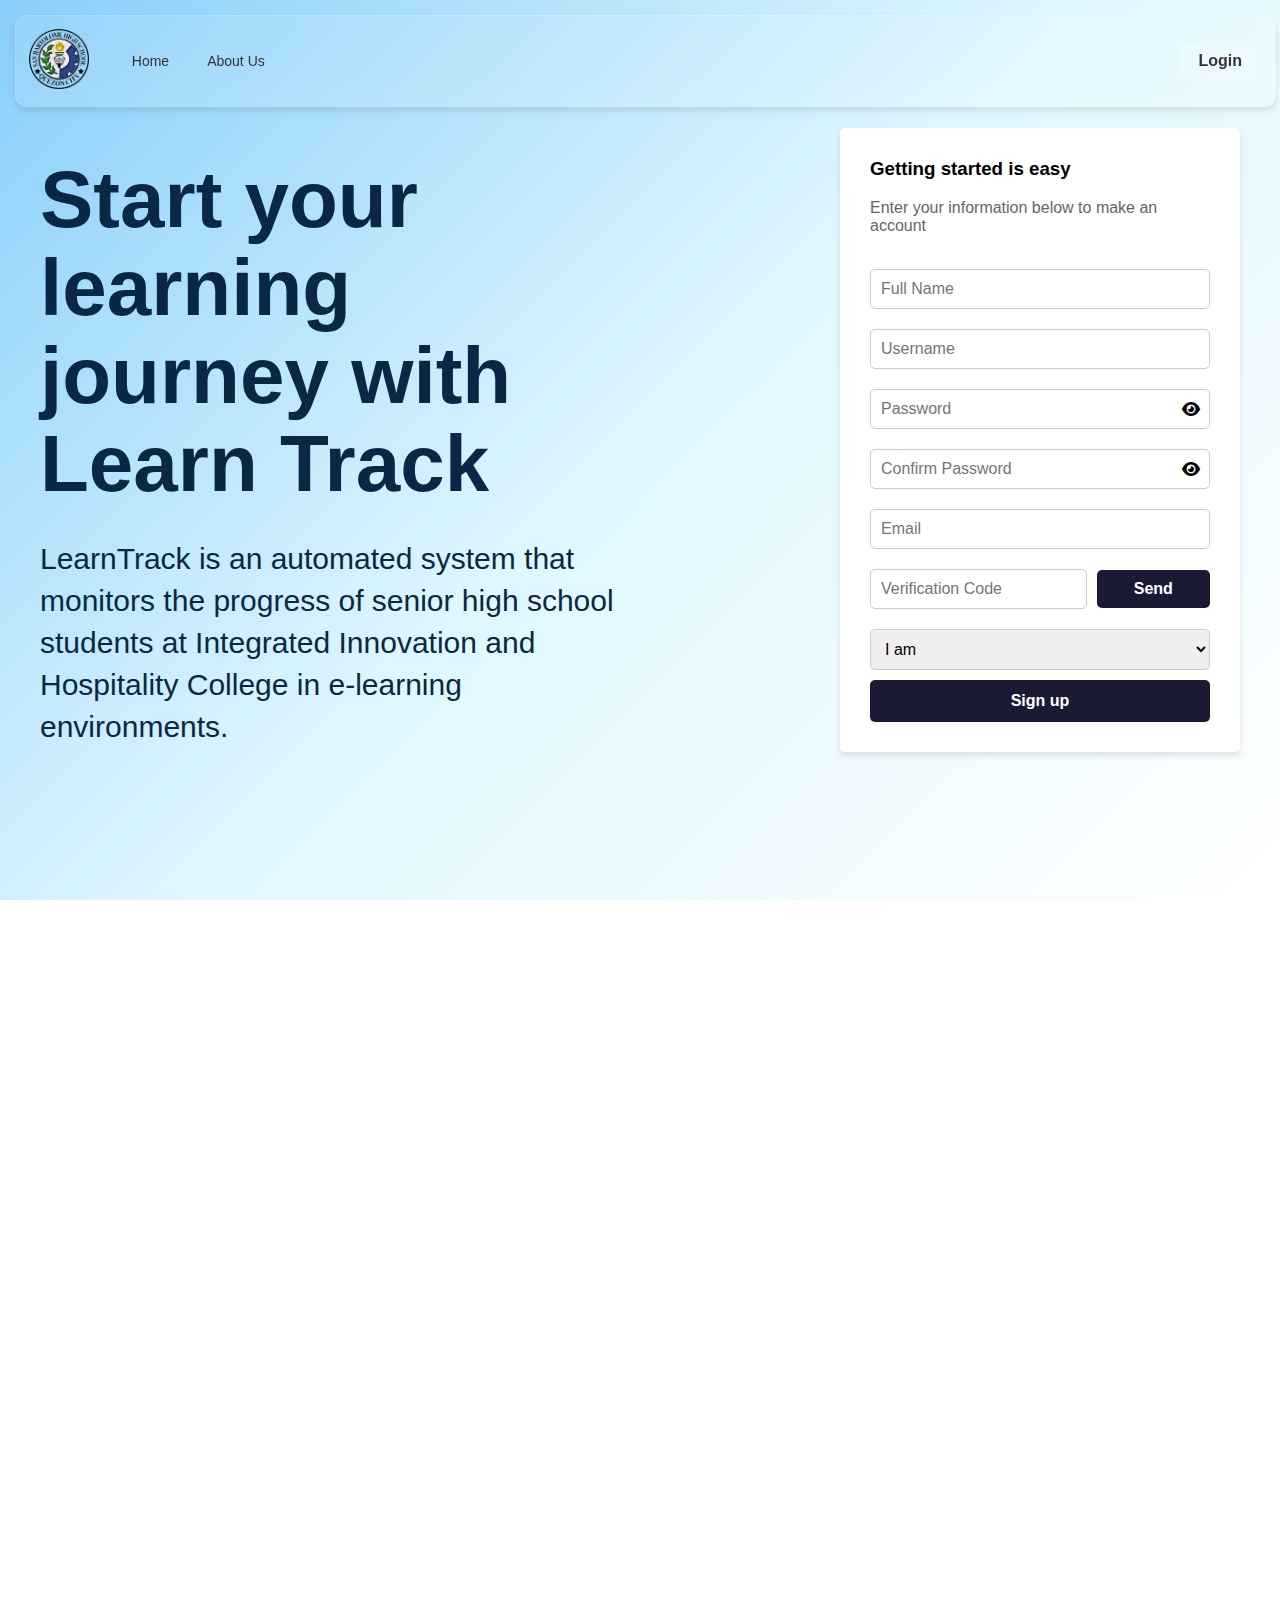
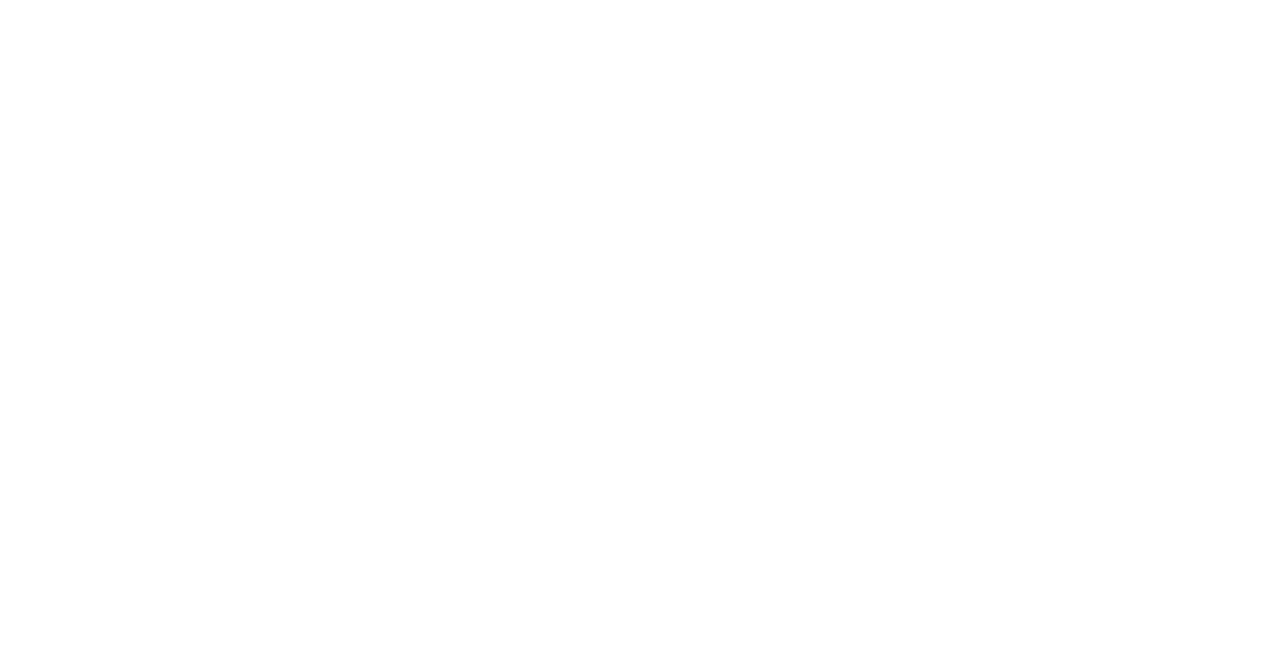
<file: register.html>
<!DOCTYPE html>
<html lang="en">
<head>
    <meta charset="UTF-8">
    <meta name="viewport" content="width=device-width, initial-scale=1.0">
    <link rel="icon" href="img/sbhslogo.png" type="image/x-icon">
    <title>Learn Track</title>
    <link rel="stylesheet" href="./register.css">
    <link rel="stylesheet" href="navbar.css">
    <link rel="stylesheet" href="https://cdnjs.cloudflare.com/ajax/libs/font-awesome/6.0.0-beta3/css/all.min.css">
    <script defer src="register.js"></script>
</head>
<body class="register-page">
    
    <!-- NAV BAR -->
    <nav class="navbar">
        <div class="nav-left">
            <a href="index.html">
                <img src="img/sbhslogo.png" alt="LearnTrack" class="imglogo">
            </a>
            <div class="nav-links">
                <a href="index.html">Home</a>
                <a href="about.html">About Us</a>
            </div>
        </div>
        <button id="login-button">Login</button>
    </nav>

    <!-- REGISTER SECTION -->
    <div class="container">
        <div class="left-section">
            <h1 class="Start-your">Start your learning journey with Learn Track</h1>
            <p class="p1">LearnTrack is an automated system that monitors the progress of senior high school students at Integrated Innovation and Hospitality College in e-learning environments.</p>
        </div>
        <div class="right-section">
            <h3>Getting started is easy</h3>
            <p>Enter your information below to make an account</p>
            
            <!-- Fullname input with validation message -->
            <div class="form-group">
                <input type="text" id="fullname" placeholder="Full Name">
                <span class="error-message" id="fullname-error"></span>
            </div>
            <div class="form-group">
                <input type="text" id="username" placeholder="Username">
                <span class="error-message" id="username-error"></span>
            </div>
            <div class="form-group">
                <div class="password-container">
                    <input type="password" id="password" placeholder="Password">
                    <i class="fas fa-eye toggle-password" data-target="password"></i>
                </div>
                <span class="error-message" id="password-error"></span>
            </div>
            <div class="form-group">
    <div class="password-container">
        <input type="password" id="confirm-password" placeholder="Confirm Password">
        <i class="fas fa-eye toggle-password" data-target="confirm-password"></i>
    </div>
    <span class="error-message" id="confirm-password-error"></span>
</div>
            <div class="form-group">
                <input type="email" id="email" placeholder="Email">
                <span class="error-message" id="email-error"></span>
            </div>
            <div class="form-group">
                <div class="verification-container">
                <input type="text" id="verification-code" placeholder="Verification Code">
                <button id="send-verification-button">Send</button>
            </div>
                <span class="error-message" id="verification-code-error"></span>
            </div>
           
            <div class="form-group">
                <select id="role">
                    <option value="">I am</option>
                    <option value="Student">Student</option>
                    <option value="Teacher">Teacher</option>
                </select>
                <span class="error-message" id="role-error"></span>
            </div>
            <button id="signup-button">Sign up</button>
        </div>
    </div>

    <!-- Storytelling Section -->
    <section class="storytelling-section">
        <div class="story-container">
            <div class="story-text">
                <h2>Transform Your Learning Experience</h2>
                <p>LearnTrack was created with a simple mission: to make learning more accessible, engaging, and effective for students at Integrated Innovation and Hospitality College.</p>
                <p>Our platform helps students stay on track with their coursework, connect with teachers, and achieve their academic goals through personalized learning experiences.</p>
            </div>
            <div class="story-image">
                <img src="img/learning.jpg" alt="Students studying together">
            </div>
        </div>
    </section>

    <!-- Features Section -->
    <section class="features-section">
        <div class="features-container">
            <div class="features-heading">
                <h2>Why Choose LearnTrack?</h2>
                <p>Our platform offers everything you need to succeed in your academic journey</p>
            </div>
            <div class="features-grid">
                <div class="feature-card">
                    <i class="fas fa-chart-line"></i>
                    <h3>Progress Tracking</h3>
                    <p>Monitor your academic progress in real-time with detailed analytics and performance metrics.</p>
                </div>
                <div class="feature-card">
                    <i class="fas fa-users"></i>
                    <h3>Collaborative Learning</h3>
                    <p>Connect with classmates and teachers through discussion forums and group projects.</p>
                </div>
                <div class="feature-card">
                    <i class="fas fa-calendar-alt"></i>
                    <h3>Organized Schedule</h3>
                    <p>Keep track of assignments, exams, and deadlines with our intuitive calendar system.</p>
                </div>
            </div>
        </div>
    </section>

    <!-- Footer -->
    <footer class="footer">
        <div class="footer-container">
            <div class="footer-section">
                <h3>LearnTrack</h3>
                <p>An automated system that monitors the progress of senior high school students at Integrated Innovation and Hospitality College.</p>
            </div>
            <div class="footer-section">
                <h3>Quick Links</h3>
                <a href="index.html">Home</a>
                <a href="about.html">About Us</a>
                <a href="#">Courses</a>
                <a href="#">Contact</a>
            </div>
            <div class="footer-section">
                <h3>Contact Us</h3>
                <p><i class="fas fa-map-marker-alt"></i> 123 Education St., Manila, Philippines</p>
                <p><i class="fas fa-phone"></i> +63 123 456 7890</p>
                <p><i class="fas fa-envelope"></i> info@learntrack.edu.ph</p>
            </div>
            <div class="footer-section">
                <h3>Follow Us</h3>
                <div class="social-icons">
                    <a href="#"><i class="fab fa-facebook-f"></i></a>
                    <a href="#"><i class="fab fa-twitter"></i></a>
                    <a href="#"><i class="fab fa-instagram"></i></a>
                    <a href="#"><i class="fab fa-linkedin-in"></i></a>
                </div>
            </div>
        </div>
        <div class="footer-bottom">
            <p>&copy; 2023 LearnTrack. All rights reserved.</p>
        </div>
    </footer>

    <!-- Success Modal -->
    <div id="success-modal" class="modal">
        <div class="modal-content">
            <span class="close">&times;</span>
            <p>You have successfully created an account. Do you want to sign in?</p>
            <button id="confirm-button" class="confirm-btn">Confirm</button>
        </div>
    </div>

    <!-- Login Modal -->
    <div id="login-modal" class="modal">
        <div class="modal-content">
            <span class="close">&times;</span>
            <form id="login-form" class="login-content">
                <h3>Login</h3>
                <input type="text" id="login-username" placeholder="Username" required>
                <div class="password-container">
                    <input type="password" id="login-password" placeholder="Password" required>
                    <i class="fas fa-eye toggle-password" data-target="login-password" style="cursor: pointer;"></i>
                </div>
                <!-- Error message for login -->
                <p id="login-error" class="validation-message" style="display: none; color: red; font-size: 14px; margin-top: 5px;"></p>
                <button class="login-btn" type="submit">Login</button>
                <a href="#" class="forgotpass">Forgot password?</a>
            </form>
        </div>
    </div>

    
    <!-- Toast Message Container -->
    <div id="toast" class="toast"></div>
</body>
</html>
</file>
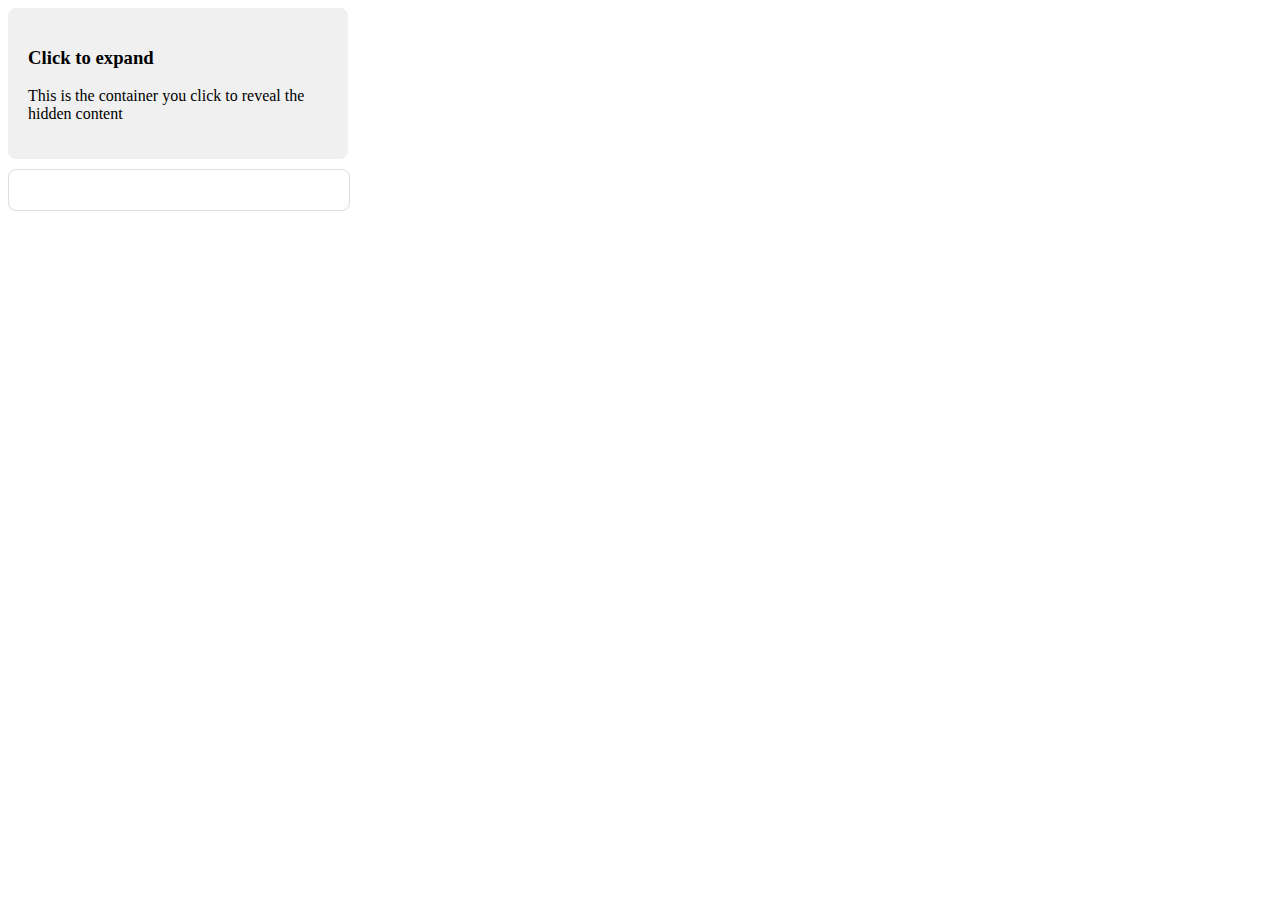
<file: sample.html>
<!DOCTYPE html>
<html lang="en">
<head>
  <meta charset="UTF-8">
  <meta name="viewport" content="width=device-width, initial-scale=1.0">
  <title>Expand to Different Container</title>
  <style>
    .trigger-container {
      width: 300px;
      padding: 20px;
      background-color: #f0f0f0;
      border-radius: 8px;
      cursor: pointer;
      margin-bottom: 10px;
      transition: all 0.3s ease;
    }
    
    .trigger-container:hover {
      background-color: #e0e0e0;
    }
    
    .hidden-container {
      width: 300px;
      padding: 20px;
      background-color: #ffffff;
      border: 1px solid #ddd;
      border-radius: 8px;
      max-height: 0;
      overflow: hidden;
      transition: max-height 0.5s ease, padding 0.5s ease;
    }
    
    .hidden-container.expanded {
      max-height: 500px; /* Adjust based on your content */
      padding: 20px;
    }
  </style>
</head>
<body>
  <!-- Trigger container -->
  <div class="trigger-container" id="trigger">
    <h3>Click to expand</h3>
    <p>This is the container you click to reveal the hidden content</p>
  </div>
  
  <!-- Hidden container that will be revealed -->
  <div class="hidden-container" id="hiddenContent">
    <h3>This is the expanded content</h3>
    <p>This container appears when you click the trigger above.</p>
    <p>You can put any content here - forms, text, images, etc.</p>
  </div>

  <script>
    document.getElementById('trigger').addEventListener('click', function() {
      document.getElementById('hiddenContent').classList.toggle('expanded');
    });
  </script>
</body>
</html>
</file>
<file: professor.css>
body, html {
  height: auto;
  min-height: 100vh;
  margin: 0;
  padding: 0;
  overflow-x: hidden;
  font-family: Arial;
  font-size: large;
}


/* Sidebar styling */
.sidebar {
  height: 100vh;
  width: 250px;
  position: fixed;
  top: 0;
  left: 0;
  background-color: #1E3A8A;
  padding-top: 10px;
  color: white;
  transition: width 0.3s ease;
  overflow-y: auto;
  z-index: 997; /* Below navbar */
}

/* Sidebar links - only direct children of sidebar */
.sidebar > a {
  padding: 15px;
  text-decoration: none;
  color: white;
  display: block;
  transition: 0.3s;
}

.sidebar a:hover {
  background-color: #0c3b5f;
}

.sidebar a i {
  margin-right: 10px;
  width: 20px;
  text-align: center;
}

.sidebar a:focus {
  outline: 2px solid white;
  background-color: #0c3b5f;
  font-weight: bold;
}

.sidebar a.active {
  background-color: #0c3b5f;
  font-weight: bold;
}

@media (max-width: 768px) {
  .sidebar {
    width: 60px;
    overflow: hidden;
  }
  .sidebar:hover {
    width: 250px;
    z-index: 1000;
  }
  
  .sidebar a {
      padding: 15px 5px;
      font-size: 12px;
      text-align: center;
  }
  
  .sidebar a i {
      margin-right: 0;
      display: block;
      margin-bottom: 5px;
      font-size: 20px;
  }
  
  .sidebar a span {
      display: none;
  }
  
  .content {
      margin-left: 60px;
  }
  
  .btn {
      font-size: 18px;
  }
}

/* Sidebar header with icons */
.sidebar-header {
  display: flex;
  justify-content: space-between;
  align-items: center;
  padding: 5px;
  position: relative;
}

/* Icon buttons container */
.icon-buttons {
  display: flex;
  gap: 10px;
  align-items: center;
}

/* Individual icon buttons */
.icon-button {
  position: relative;
  width: 40px;
  height: 40px;
  border-radius: 50%;
  background-color: #f0f0f0;
  display: flex;
  align-items: center;
  justify-content: center;
  cursor: pointer;
  transition: all 0.3s ease;
  border: 2px solid #092235;
}

.icon-button-wrapper {
  position: relative;
  z-index: 9999; /* Match dropdown z-index */
}

.icon-button:hover {
  background-color: #e0e0e0;
}

.icon-buttons {
  display: flex;
  gap: 10px;
  align-items: center;
}

/* Individual icon buttons */
.icon-button {
  position: relative;
  width: 40px;
  height: 40px;
  border-radius: 50%;
  background-color: #f0f0f0;
  display: flex;
  align-items: center;
  justify-content: center;
  cursor: pointer;
  transition: all 0.3s ease;
  border: 0px solid;
  margin-right: 15px;
}

.icon-button:hover {
  background-color: #e0e0e0;
}

.icon-button i {
  font-size: 18px;
  color: #092235;
}

/* Notification badge */
.badge {
  position: absolute;
  top: -5px;
  right: -5px;
  background-color: #ff4757;
  color: white;
  border-radius: 50%;
  width: 20px;
  height: 20px;
  display: flex;
  align-items: center;
  justify-content: center;
  font-size: 12px;
  font-weight: bold;
  border: 2px solid white;
}

/* Responsive adjustments */
@media (max-width: 768px) {
  .sidebar-header {
      flex-direction: column;
      align-items: flex-start;
  }
  
  .icon-buttons {
      margin-top: 10px;
      align-self: flex-end;
  }
  
  .icon-button {
      width: 35px;
      height: 35px;
  }
  
  .icon-button i {
      font-size: 16px;
  }
  
  .badge {
      width: 18px;
      height: 18px;
      font-size: 10px;
  }
}

/* User Profile Section */
.user-profile {
  text-align: center;
  padding: 20px 15px;
  border-bottom: 1px solid rgba(255, 255, 255, 0.1);
  margin-bottom: 15px;
}

.profile-picture {
  width: 80px;
  height: 80px;
  margin: 0 auto 15px;
  border-radius: 50%;
  overflow: hidden;
  border: 3px solid rgba(255, 255, 255, 0.2);
  cursor: pointer; /* Add this to show it's clickable */
  position: relative; /* Add this for input positioning */
}

.profile-picture img {
  width: 100%;
  height: 100%;
  object-fit: cover;
}

.profile-picture input[type="file"] {
  position: absolute;
  top: 0;
  left: 0;
  width: 100%;
  height: 100%;
  opacity: 0;
  cursor: pointer;
}

.profile-picture:hover {
  opacity: 0.8;
  transition: opacity 0.3s ease;
}

.user-info {
  color: white;
}

.user-name {
  margin: 0 0 5px 0;
  font-size: 16px;
  font-weight: 500;
}

.user-email {
  margin: 0;
  font-size: 13px;
  color: rgba(255, 255, 255, 0.7);
  word-break: break-all;
}

/* Responsive adjustments */
@media (max-width: 768px) {
  .user-profile {
      padding: 15px 5px;
  }
  
  .profile-picture {
      width: 50px;
      height: 50px;
      margin-bottom: 10px;
  }
  
  .user-name {
      font-size: 14px;
      display: none; /* Hide name on mobile */
  }
  
  .user-email {
      font-size: 11px;
      display: none; /* Hide email on mobile */
  }
}

img {
  height: 60px;
  margin-left: 10px;
}

/* Hide all content sections by default */
.content {
  display: none;
  margin-left: 250px;
  margin-top: 60px; /* navbar height */
  padding: 20px;
  min-height: calc(100vh - 60px);
  transition: all 0.3s ease;
  z-index: 1; /* Lowest z-index */
}

/* Show dashboard by default */
#dashboard {
  display: block;
}


.join-class-btn {
  background-color: #4285f4;
  color: white;
  border: none;
  border-radius: 50%;
  width: 40px;
  height: 40px;
  cursor: pointer;
  display: flex;
  align-items: center;
  justify-content: center;
  margin-right: 15px;
  transition: all 0.3s;
  margin-left: auto;
}

.navbar {
  position: fixed;
  top: 0;
  left: 250px;
  right: 0;
  height: 60px;
  background-color: white;
  box-shadow: 0 2px 5px rgba(0,0,0,0.1);
  display: flex;
  align-items: center;
  padding: 0 20px;
  z-index: 998; /* Below dropdown */
}

  /* Responsive content headers */
  .content-header {
      position: fixed;
      top: 60px; /* Navbar height */
      left: 250px; /* Sidebar width */
      right: 0;
      height: 80px; /* Adjust as needed */
      background: white;
      z-index: 90;
      padding: 20px;
      box-shadow: 0 2px 5px rgba(0, 0, 0, 0.05);
  }
  
  .content-header h1, .content-header h2 {
      font-size: 1.5rem;
      margin: 0;
      color: #092235;
  }
  
  .content.expanded .content-header {
      left: 0; /* Adjust header when sidebar is hidden */
  }
  
  /* Adjust content body to account for fixed header */
  .content-body {
    margin-top: 100px; /* Same as header height */
    padding: 20px;
    height: calc(100vh - 160px); /* Viewport height - navbar (60px) - header (100px) */
    overflow-y: auto;
    animation: fadeIn 0.3s ease-out;
  }

/* Expand navbar and content when sidebar is hidden */
.navbar.expanded {
  left: 0;
  width: 98%;
}

.join-class-btn:hover {
  background-color: #3367d6;
  transform: scale(1.1);
}

/* Modal styles */
.modal {
  display: none;
  position: fixed;
  top: 50%;
  left: 50%;
  transform: translate(-50%, -50%);
  z-index: 1000;
  background-color: white;
  box-shadow: 0 4px 8px rgba(0, 0, 0, 0.2);
  border-radius: 8px;
  width: 90%;
  max-width: 400px;
  padding: 20px;
}

/* Optional: Add a semi-transparent background overlay */
.modal-overlay {
  display: none;
  position: fixed;
  top: 0;
  left: 0;
  width: 100%;
  height: 100%;
  background-color: rgba(0, 0, 0, 0.5);
  z-index: 999;
}

/* Show the modal and overlay when active */
.modal.show {
  display: block;
}

.modal-overlay.show {
  display: block;
}

.modal-content {
  background-color: white;
  padding-top: 25px;
  padding-bottom: 25px;
  padding-right:25px;
  padding-left:10px;
  border-radius: 8px;
  width: 400px;
  max-width: 90%;
}

.modal-title {
  font-size: 18px;
  margin-bottom: 15px;
  color: #333;
}

.modal-input {
  width: 100%;
  padding: 10px;
  margin-bottom: 20px;
  border: 1px solid #ddd;
  border-radius: 4px;
  font-size: 16px;
}

.modal-actions {
  display: flex;
  justify-content: flex-end;
  gap: 10px;
}

.modal-btn {
  padding: 8px 16px;
  border-radius: 4px;
  cursor: pointer;
  font-size: 14px;
  transition: all 0.2s ease;
  font-weight: 500;
}

.modal-btn:hover {
  transform: translateY(-1px);
  box-shadow: 0 2px 5px rgba(0,0,0,0.1);
}

.modal-btn-cancel {
  background-color: #f1f1f1;
  border: 1px solid #ddd;
}

.modal-btn-create {
  background-color: #4285f4;
  color: white;
  border: none;
}

.form-input:focus, 
.form-textarea:focus {
  border-color: #4285f4;
  box-shadow: 0 0 0 2px rgba(66,133,244,0.2);
  outline: none;
}

/* Content Header Responsive Styles */
.content-header {
  position: fixed;
  top: 60px;
  left: 250px;
  right: 0;
  height: auto;
  min-height: 80px;
  background: white;
  z-index: 90;
  padding: 20px;
  box-shadow: 0 2px 5px rgba(0,0,0,0.05);
  transition: all 0.3s ease;
}

.header-container {
  display: flex;
  flex-direction: column;
  gap: 5px;
  max-width: 100%;
}

.header-h2 {
  color: #092235;
  margin: 0;
  font-size: clamp(1rem, 2vw, 1.2rem);
  white-space: nowrap;
  overflow: hidden;
  text-overflow: ellipsis;
}

.header-container h1 {
  margin: 5px 0 0 0;
  font-size: clamp(1.2rem, 2.5vw, 1.5rem);
  white-space: nowrap;
  overflow: hidden;
  text-overflow: ellipsis;
}

@media (max-width: 768px) {
  .content-header {
    left: 60px;
    padding: 15px;
    width: calc(100% - 60px);
  }

  .content-header.expanded {
    left: 0;
    width: 100%;
  }

  .header-container {
    gap: 3px;
  }
}

@media (max-width: 480px) {
  .content-header {
    padding: 10px;
    min-height: 70px;
  }

  .header-container {
    gap: 2px;
  }
}

/* Update content body to account for responsive header */
.content-body {
  margin-top: calc(80px + 20px); /* header height + padding */
  padding: 20px;
  height: calc(100vh - 160px);
  overflow-y: auto;
  transition: all 0.3s ease;
}

@media (max-width: 480px) {
  .content-body {
    margin-top: calc(70px + 10px);
    padding: 15px;
  }
}

/* Adjust content body to account for fixed header */
.content-body {
  margin-top: 100px; /* Same as header height */
  padding: 20px;
  height: calc(100vh - 160px); /* Viewport height - navbar (60px) - header (100px) */
  overflow-y: auto;
}

/* Adjust for mobile view */
@media (max-width: 768px) {
  .content-header {
    left: 60px; /* Reduced sidebar width */
  }
}

/* Make sure the content starts below the navbar */
.content {
  margin-left: 250px;
  margin-top: 60px; /* Navbar height */
  min-height: calc(100vh - 60px);
  display: none;
  transition: all 0.3s ease;
}

/* Show dashboard by default */
#dashboard {
  display: block;
}

/* Dashboard Contents */
header {
  position: static;
  margin-bottom: 20px;
}


.header-container {
  display: flex;
  flex-direction: column;
}

.header-h2 {
  color: #092235;
  margin: 0;
  font-size: 1.2rem;
}

header h1 {
  margin: 5px 0 0 0;
  font-size: 1.5rem;
  color: #333;
}

/* Profile Dropdown Styles */
.profile-dropdown {
  position: relative;
  display: inline-block;
}

.dropdown-content {
  display: none;
  position: absolute;
  right: 0;
  background-color: white;
  min-width: 220px;
  box-shadow: 0px 8px 16px 0px rgba(0,0,0,0.2);
  z-index: 1000;
  border-radius: 8px;
  overflow: hidden;
  margin-top: 10px;
}

.dropdown-content.show {
  display: block;
}

.dropdown-header {
  padding: 12px 16px;
  border-bottom: 1px solid #e0e0e0;
}

.dropdown-header p {
  margin: 0;
  font-size: 14px;
  color: #5f6368;
}

.dropdown-header .user-email-display {
  font-weight: 500;
  color: #202124;
  margin-top: 4px;
  max-width: 200px; /* Adjust this value as needed */
    white-space: nowrap;
    overflow: hidden;
    text-overflow: ellipsis;
    display: block;
}

/* Dropdown items - scoped to the dropdown */
.profile-dropdown .dropdown-content a.dropdown-item {

  color: #202124;
  padding: 12px 16px;
  text-decoration: none;
  display: flex;
  align-items: center;
  font-size: 14px;
  transition: background-color 0.3s;
}

.dropdown-item i {
  margin-right: 12px;
  width: 20px;
  text-align: center;
}

.dropdown-item:hover {
  background-color: #f1f1f1;
}

a.dropdown-item:hover {
  background-color: rgb(194, 194, 194);
}

/* Dashboard Grid */
.dashboard-grid {
  display: grid;
  grid-template-columns: repeat(2, 1fr); /* 2 columns */
  grid-template-rows: repeat(2, 1fr); /* 2 rows */
  gap: 20px;
  width: 100%;
  max-width: 800px; /* Optional: limits maximum width */
  margin: 20px auto;
  padding: 0 20px;
}

.dashboard-grid > div {
  background: white;
  padding: 25px;
  border-radius: 8px;
  box-shadow: 0 2px 5px rgba(0,0,0,0.1);
  display: flex;
  flex-direction: column;
  align-items: center;
  justify-content: center;
  text-align: center;
  min-height: 200px; /* Fixed height for consistent look */
  transition: transform 0.3s ease, box-shadow 0.3s ease;
}

.dashboard-grid > div:hover {
  transform: translateY(-5px);
  box-shadow: 0 5px 15px rgba(0,0,0,0.2);
}

.dashboard-grid i {
  font-size: 40px;
  color: #4285f4;
  margin-bottom: 15px;
}

.dashboard-grid span:first-of-type {
  font-size: 32px;
  font-weight: bold;
  color: #092235;
  margin: 10px 0;
}

.dashboard-grid span:last-of-type {
  font-size: 16px;
  color: #666;
}

/* Responsive adjustments */
@media (max-width: 768px) {
  .dashboard-grid {
    grid-template-columns: 1fr; /* Stack on mobile */
    padding: 0 15px;
  }
  
  .dashboard-grid > div {
    min-height: 150px;
  }
}

/* Class-specific view styles */
.class-header {
  display: flex;
  align-items: center;
  margin-bottom: 20px;
  padding-bottom: 15px;
  border-bottom: 1px solid #eee;
}

#classContainer {
  display: flex;
  flex-wrap: wrap;
  gap: 20px;
  align-content: flex-start;
  min-height: min-content;
}

.class-box {
  width: 250px;
  height: 250px;
  background: white;
  border-radius: 8px;
  box-shadow: 0 2px 5px rgba(0,0,0,0.1);
  transition: all 0.2s ease;
  overflow: hidden;
  cursor: pointer;
  transition: transform 0.2s;
  position: relative; /* Add this for absolute positioning of leave button */
}

.class-box h3,
.class-box p {
  white-space: nowrap;
  overflow: hidden;
  text-overflow: ellipsis;
  max-width: 90%; /* Allows some space for padding */
}

.class-box h3 {
  font-size: 1.2em;
  margin-bottom: 5px;
}

.class-box p {
  font-size: 0.9em;
  margin: 2px 0;
}

/* Ensure the container maintains its shape */
.class-info {
  width: 100%;
  padding: 15px;
}

.class-box:hover, 
.workclass-box:hover {
  transform: translateY(-5px);
  box-shadow: 0 5px 15px rgba(0,0,0,0.1);
}

/* Workclass Detail View Styles */
.workclass-detail-view {
  display: flex;
  flex-direction: column;
  gap: 20px;
}

.workclass-details {
  padding: 20px;
}

.workclass-header {
  display: flex;
  justify-content: space-between;
  align-items: center;
  margin-bottom: 20px;
}

.workclass-section {
  margin-bottom: 15px;
}

.workclass-section h3 {
  margin-bottom: 8px;
  color: #092235;
}

.attachments-list {
  display: flex;
  flex-direction: column;
  gap: 8px;
}

.attachment-item {
  display: flex;
  align-items: center;
  gap: 10px;
  padding: 8px;
  background: #f5f5f5;
  border-radius: 4px;
}

.comments-section {
  padding: 20px;
}

.comments-list {
  max-height: 300px;
  overflow-y: auto;
  margin-bottom: 15px;
}

.comment-item {
  padding: 10px;
  border-bottom: 1px solid #eee;
}

.comment-input {
  display: flex;
  gap: 10px;
}

.comment-input textarea {
  flex-grow: 1;
  padding: 10px;
  border: 1px solid #ddd;
  border-radius: 4px;
  resize: vertical;
  min-height: 60px;
}

.comment-input button {
  padding: 0 15px;
  background: #4285f4;
  color: white;
  border: none;
  border-radius: 4px;
  cursor: pointer;
}

.class-info {
    background-color: #092235;
    padding: 15px;
}

.class-box h3 {
    margin: 0 0 10px;
    font-size: 18px;
    color: white;
}

.class-box p {
    margin: 5px 0;
    font-size: 14px;
    color: white;
}

.class-actions {
  border-top: 1px solid #e0e0e0; /* Divider line */
  margin: 0 -20px; /* Negative margin to cancel parent padding */
  padding: 0px 20px; /* Re-add horizontal padding for content */
}

/* No announcements message */
.no-announcements {
  text-align: center;
  padding: 40px;
  color: #666;
  font-style: italic;
}

/* filepath: c:\Users\micha\Desktop\Michael Jundan(April10)\professor.css */
.delete-btn {
  background: none;
  border: none;
  color: #ff4d4d;
  cursor: pointer;
  margin-left: auto;
  font-size: 16px;
  transition: color 0.3s;
}

.delete-btn:hover {
  color: #ff1a1a;
}

.delete-btn i {
  pointer-events: none;
}

/* Add to your professor.css */
.loading-spinner {
  display: inline-block;
  width: 40px;
  height: 40px;
  border: 4px solid rgba(0, 0, 0, 0.1);
  border-radius: 50%;
  border-top-color: #092235;
  animation: spin 1s ease-in-out infinite;
}

@keyframes spin {
  to { transform: rotate(360deg); }
}

.loading-overlay {
  position: fixed;
  top: 140px;
  left: 250px;
  right: 0;
  bottom: 0;
  background: rgba(255, 255, 255, 0.8);
  display: flex;
  justify-content: center;
  align-items: center;
  z-index: 1000;
}

.skeleton-card {
  background: linear-gradient(90deg, #f0f0f0 25%, #e0e0e0 50%, #f0f0f0 75%);
  background-size: 200% 100%;
  animation: shimmer 1.5s infinite;
  border-radius: 8px;
  margin-bottom: 10px;
}

@keyframes shimmer {
  0% { background-position: 200% 0; }
  100% { background-position: -200% 0; }
}

/* Class Page Styles */
.class-page-container {
  display: flex;
  flex-direction: column;
  gap: 20px;
  overflow: visible;
}

/* Container 1 */
.class-info-container {
  height: auto;
  width: 100%;
}

.class-meta {
  display: flex;
  gap: 15px;
  padding: 20px;
  background: #69BDAE;
  font-size: 20px;
  color: white;
  border-radius: 8px;
}

.classCode-students-container {
  display: flex;
  flex-direction: row;
  justify-content: space-between; /* Instead of fixed gap */
  width: 100%; /* Take full width */
  height: 150px;
  gap: 20px; /* Space between items */
  border-radius: 8px;
}


.class-code-box {
  height: 70px;
  width: 160px;
  margin-top: 30px;
}

.class-code-box2 {
  height: 75px;
  width: 100%;
  border: 1px solid black;
  display: flex;           /* Enables flexbox */
  gap: 16px;               /* Adds space between items */
  align-items: center;     /* Optional: Vertically aligns items */
  border-radius: 8px;
}

.classCodeh4, .studentsh4 {
  margin: 0px;
}

.class-students {
  width: 100%;
  height: 70px;
}

.student-count {
  color: #666;
  font-weight: normal;
}

/* Student Avatars Section */
.student-avatars {
  display: flex;
  flex-wrap: wrap;
  gap: 8px;
  align-items: center;
  min-height: 60px;
  padding: 10px;
  background: #f5f5f5;
  border-radius: 8px;
}

.student-avatar {
  width: 50px;
  height: 50px;
  border-radius: 50%;
  overflow: hidden;
  border: 2px solid #4285f4;
  flex-shrink: 0;
  cursor: pointer;
  transition: all 0.2s;
}

.more-students {
  width: 50px;
  height: 50px;
  border-radius: 50%;
  background: #e0e0e0;
  display: flex;
  align-items: center;
  justify-content: center;
  font-weight: bold;
  flex-shrink: 0;
}

.student-avatar:hover {
  transform: scale(1.1);
  box-shadow: 0 0 10px rgba(66, 133, 244, 0.5);
}

.student-avatar img {
  width: 100%;
  height: 100%;
  object-fit: cover;
}

.empty-avatar {
  width: 50px;
  height: 50px;
  border-radius: 50%;
  background: #f0f0f0;
  display: flex;
  align-items: center;
  justify-content: center;
  color: #888;
  cursor: pointer;
  flex-shrink: 0;
  transition: all 0.2s;

}

.empty-avatar:hover {
  transform: scale(1.1);
  box-shadow: 0 0 10px rgba(66, 133, 244, 0.5);
}

/* Announcements Feed */

.feed-header {
  display: flex;
  justify-content: space-between;
  align-items: center;
  margin-bottom: 20px;
}

.sort-options {
  display: flex;
  align-items: center;
  gap: 10px;
}

.sort-options select {
  padding: 5px 10px;
  border-radius: 4px;
  border: 1px solid #ddd;
}

.announcement-card {
  margin-bottom: 20px;
  border-left: 3px solid #4285f4;
}

.announcement-header {
  display: flex;
  align-items: center;
  margin-bottom: 10px;
}

.announcement-author-avatar {
  width: 32px;
  height: 32px;
  border-radius: 50%;
  background: #4285f4;
  color: white;
  display: flex;
  align-items: center;
  justify-content: center;
  margin-right: 10px;
  font-size: 14px;
}

.announcement-content {
  margin-left: 42px;
}

.announcement-content a {
    color: #4285f4;
    text-decoration: none;
    font-weight: bold;
    word-break: break-word; /* Ensure long URLs wrap properly */
}

.announcement-content a:hover {
    text-decoration: underline;
}

.attachment-preview {
  display: flex;
  align-items: center;
  margin-top: 10px;
  padding: 8px;
  background: #f9f9f9;
  border-radius: 4px;
}

.attachment-icon {
  margin-right: 10px;
  color: #4285f4;
}

/* Responsive adjustments */
@media (max-width: 992px) {
  .class-info-container {
    flex-direction: column;
  }
  
  .classCode-students-container {
    width: 100%;
  }
}

@media (max-width: 768px) {
  .class-info-container {
    grid-template-columns: 1fr;
  }
  
  .feed-header {
    flex-direction: column;
    align-items: flex-start;
    gap: 10px;
  }
  
  .dashboard-grid {
    grid-template-columns: 1fr;
    width: 100%;
    margin-left: 0;
  }
}

@media (max-width: 576px) {
  .class-meta {
    flex-direction: column;
    text-align: center;
  }
  
  .form-actions {
    flex-direction: column;
    gap: 10px;
  }
  
  .file-upload {
    width: 100%;
    justify-content: space-between;
  }
}

/* Container 2 */
.announcement-form-container textarea {
  width: 95%;
  padding: 15px;
  border: 1px solid #ddd;
  border-radius: 4px;
  margin-bottom: 15px;
  resize: vertical;
  min-height: 80px;
}

.form-actions {
  display: flex;
  justify-content: space-between;
  align-items: center;
  padding-right: 50px;
}

.file-upload {
  display: flex;
  align-items: center;
  gap: 10px;
}

.file-upload-btn {
  padding: 8px 15px;
  background: #f0f0f0;
  border-radius: 4px;
  cursor: pointer;
  transition: background 0.3s;
}

.file-upload-btn:hover {
  background: #e0e0e0;
}

/* Container 3 */
.announcements-feed {
  background: white;
  border-radius: 8px;
  box-shadow: 0 2px 5px rgba(0,0,0,0.1);
  min-height: 300px;
  margin-bottom: 20px; /* Add some space between announcements and workclasses */
}

.announcement-item {
  padding: 15px;
  border-bottom: 1px solid #eee;
}

.announcement-item:last-child {
  border-bottom: none;
}

.announcement-header {
  display: flex;
  align-items: center;
  margin-bottom: 10px;
}

.announcement-author {
  font-weight: bold;
  margin-right: 10px;
}

.announcement-date {
  color: #888;
  font-size: 0.9em;
}

.announcement-content {
  margin-bottom: 10px;
}

.announcement-attachment {
  display: flex;
  align-items: center;
  color: #4285f4;
  margin-top: 10px;
}

/* Empty State Card */
.empty-state-card {
  text-align: center;
  padding: 40px 20px;
  background: white;
  border-radius: 8px;
  box-shadow: 0 1px 2px 0 rgba(60,64,67,0.3), 0 1px 3px 1px rgba(60,64,67,0.15);
  color: #5f6368;
}

.empty-state-card i {
  font-size: 48px;
  color: #dadce0;
  margin-bottom: 16px;
}

.empty-state-card h4 {
  margin: 0 0 8px 0;
  color: #202124;
}

.empty-state-card p {
  margin: 0;
}

/* Workclass List Header */
.workclass-list-header {
  display: flex;
  justify-content: space-between;
  align-items: center;
  margin-bottom: 20px;
  padding-bottom: 12px;
  border-bottom: 1px solid #e0e0e0;
}

.workclass-list-header h3 {
  margin: 0;
  color: #202124;
  font-size: 18px;
}

/* Class Page Enhancements */
.back-btn {
  background: none;
  border: none;
  color: #092235;
  cursor: pointer;
  margin-bottom: 10px;
  padding: 5px 10px;
  border-radius: 4px;
  transition: all 0.3s;
}

.back-btn:hover {
  background: #f0f0f0;
}

.back-btn i {
  margin-right: 5px;
}

.class-header-nav {
  display: flex;
  flex-direction: column;
}

/* Student Avatars Controls */
.class-students-2 {
  display: flex;
  flex-direction: row;
  justify-content: space-between; /* Instead of fixed gap */
  gap: 20px; /* Space between items */
  padding: 10px 0px 10px 0px;
}

.view-all-btn {
  background: #4285f4;
  color: white;
  border: none;
  border-radius: 4px;
  padding: 6px 12px;
  font-size: 14px;
  cursor: pointer;
  display: flex;
  align-items: center;
  gap: 6px;
  transition: background 0.2s;
}

.view-all-btn:hover {
  background: #3367d6;
}

/* All Students Page */
.all-students-container {
  padding: 20px;
  background: white;
  border-radius: 8px;
  box-shadow: 0 2px 5px rgba(0,0,0,0.1);
}

.students-grid {
  display: grid;
  grid-template-columns: repeat(auto-fill, minmax(150px, 1fr));
  gap: 20px;
}

.student-card {
  display: flex;
  flex-direction: column;
  align-items: center;
  padding: 15px;
  border-radius: 8px;
  background: #f9f9f9;
  transition: transform 0.2s;
}

.student-card:hover {
  transform: translateY(-3px);
  box-shadow: 0 4px 8px rgba(0,0,0,0.1);
}

.student-card-avatar {
  width: 80px;
  height: 80px;
  border-radius: 50%;
  overflow: hidden;
  margin-bottom: 10px;
  border: 3px solid #4285f4;
}

.student-card-avatar img {
  width: 100%;
  height: 100%;
  object-fit: cover;
}

.student-card-name {
  font-weight: 500;
  text-align: center;
  word-break: break-word;
}

/* Responsive adjustments */
@media (max-width: 768px) {
  .students-grid {
    grid-template-columns: repeat(auto-fill, minmax(120px, 1fr));
  }
  
  .student-card-avatar {
    width: 60px;
    height: 60px;
  }
}

@media (max-width: 480px) {
  .students-grid {
    grid-template-columns: repeat(auto-fill, minmax(100px, 1fr));
    gap: 15px;
  }
}

/* Workclass Styles */
.workclass-grid-container {
  max-width: 800px;
  width: 100%;
  margin: 0 auto;
  padding: 20px;
}

.workclass-card {
  background: white;
  border-radius: 8px;
  box-shadow: 0 1px 2px 0 rgba(60,64,67,0.3), 0 1px 3px 1px rgba(60,64,67,0.15);
  margin-bottom: 16px;
  transition: box-shadow 0.2s ease;
  border: 1px solid #e0e0e0;
  overflow: hidden;
}

.workclass-card:hover {
  box-shadow: 0 1px 3px 0 rgba(60,64,67,0.302), 0 4px 8px 3px rgba(60,64,67,0.149);
}

.workclass-card-header {
  display: flex;
  justify-content: space-between;
  align-items: center;
  padding: 16px;
  border-bottom: 1px solid #e0e0e0;
}

.workclass-card-title {
  font-size: 16px;
  font-weight: 500;
  color: #202124;
  margin: 0;
  flex-grow: 1;
}

.workclass-card-type {
  font-size: 12px;
  color: #5f6368;
  padding: 4px 8px;
  border-radius: 16px;
  background: #f1f3f4;
  margin-left: 12px;
}

.workclass-card-body {
  padding: 16px;
  color: #5f6368;
  font-size: 14px;
}

.workclass-card-footer {
  display: flex;
  justify-content: space-between;
  align-items: center;
  padding: 12px 16px;
  border-top: 1px solid #e0e0e0;
  background: #f8f9fa;
}

.workclass-card-due {
  font-size: 12px;
  color: #5f6368;
}

.secondary-btn {
  background: white;
  border: 1px solid #dadce0;
  color: #3c4043;
  border-radius: 4px;
  padding: 6px 12px;
  font-size: 12px;
  cursor: pointer;
  transition: background 0.2s;
}

.secondary-btn:hover {
  background: #f1f3f4;
}

.delete-btn {
  background: white;
  border: 1px solid #dadce0;
  color: #d93025;
  border-radius: 4px;
  padding: 6px 12px;
  font-size: 12px;
  cursor: pointer;
  transition: background 0.2s;
}

.delete-btn:hover {
  background: #fce8e6;
}


.workclass-card-actions {
  display: flex;
  gap: 8px;
}

.workclass-info {
  padding: 15px;
  flex-grow: 1;
  background-color: #4285f4;
  color: white;
}

.workclass-info h3 {
  margin: 0 0 10px;
  font-size: 18px;
}

.workclass-info p {
  margin: 5px 0;
  font-size: 14px;
  color: rgba(255,255,255,0.8);
}

.workclass-actions {
  padding: 10px;
  border-top: 1px solid #eee;
  display: flex;
  justify-content: space-between;
}

.workclass-dropdown {
  position: relative;
  display: inline-block;
}

.create-workclass-btn {
  background-color: #4285f4;
  color: white;
  border: none;
  border-radius: 20px;
  padding: 8px 16px;
  cursor: pointer;
  font-size: 14px;
  display: flex;
  align-items: center;
  gap: 6px;
}

.create-workclass-btn:hover {
  background-color: #3367d6;
}

.dropdown-options {
  display: none;
  position: absolute;
  right: 100%; /* Position to the left of the button */
  top: 0;
  margin-right: 5px; /* Space between dropdown and button */
  background-color: white;
  box-shadow: 0 4px 8px rgba(0,0,0,0.1);
  border-radius: 8px;
  z-index: 1000;
  min-width: 180px;
}

.dropdown-options {
  left: auto !important;
  transform: none !important;
}


.dropdown-options div {
  padding: 12px;
  cursor: pointer;
  display: flex;
  align-items: center;
  gap: 10px;
}

.dropdown-options div:hover {
  background-color: #f0f0f0;
}

.dropdown-options {
  display: none;
}

.dropdown-options.show {
  display: block;
}


/* Workclass Type Selector Styles */
.workclass-type-selector {
  margin: 15px 0;
}

.workclass-type-selector h4 {
  margin-bottom: 10px;
  color: #555;
}

.type-options {
  display: flex;
  gap: 10px;
  margin-bottom: 15px;
}

.type-option {
  flex: 1;
  padding: 15px;
  border: 2px solid #e0e0e0;
  border-radius: 8px;
  text-align: center;
  cursor: pointer;
  transition: all 0.3s;
}

.type-option:hover {
  border-color: #4285f4;
}

.type-option.selected {
  border-color: #4285f4;
  background-color: #f0f7ff;
}

.type-option i {
  font-size: 24px;
  display: block;
  margin-bottom: 5px;
  color: #555;
}

.type-option.selected i {
  color: #4285f4;
}

/* Workclass Card Type Indicators */
.workclass-type-badge {
  position: absolute;
  top: 10px;
  right: 10px;
  padding: 3px 8px;
  border-radius: 12px;
  font-size: 12px;
  font-weight: bold;
  color: white;
}

.assignment-badge {
  background-color: #4285f4;
}

.quiz-badge {
  background-color: #34a853;
}

.material-badge {
  background-color: #fbbc05;
  color: #333;
}




.class-tabs {
  display: flex;
  border-bottom: 1px solid #e0e0e0;
  margin-bottom: 20px;
}

.tab-button {
  padding: 10px 20px;
  background: none;
  border: none;
  border-bottom: 3px solid transparent;
  cursor: pointer;
  font-weight: 500;
  color: #555;
  transition: all 0.3s;
}

.tab-button:hover {
  color: #092235;
}

.tab-button.active {
  color: #4285f4;
  border-bottom-color: #4285f4;
}

.tab-header {
  display: flex;
  justify-content: space-between;
  align-items: center;
  margin-bottom: 20px;
}

.workclasses-container {
  margin-top: 20px;
}

.workclasses-container {
  background: white;
  border-radius: 8px;
  box-shadow: 0 2px 5px rgba(0,0,0,0.1);
  padding: 20px;
  margin-top: 20px;
}

/* Mobile responsive adjustment */
@media (max-width: 768px) {
  .dropdown-options {
    right: 0;
    left: auto;
    top: 100%;
    margin-top: 5px;
    margin-right: 0;
  }
}

.hamburger-btn {
  display: flex;
  background: none;
  border: none;
  cursor: pointer;
  padding: 0px;
  margin-right: 15px;
}

.hamburger-btn i {
  font-size: 20px;
  color: #092235;
  transition: transform 0.3s ease;
}

/* Add this to hide scrollbars while maintaining scroll functionality */
* {
  -ms-overflow-style: none;  /* IE and Edge */
  scrollbar-width: none;  /* Firefox */
}

/* Webkit browsers like Chrome, Safari */
*::-webkit-scrollbar {
  display: none;
}

.fullscreen-btn {
  background-color: #4285f4;
  color: white;
  border: none;
  border-radius: 50%;
  width: 40px;
  height: 40px;
  cursor: pointer;
  display: flex;
  align-items: center;
  justify-content: center;
  margin-right: 15px;
  transition: all 0.3s;
}

.fullscreen-btn:hover {
  background-color: #3367d6;
  transform: scale(1.1);
}

.fullscreen-btn i {
  font-size: 16px;
  transition: all 0.3s;
}

.fullscreen-btn.active i {
  transform: scale(0.8);
}

/* Loading animation */
@keyframes fadeIn {
  from { opacity: 0; transform: translateY(10px); }
  to { opacity: 1; transform: translateY(0); }
}

.toast-container {
  position: fixed;
  bottom: 20px;     /* Move to bottom */
  right: 20px;
  z-index: 1100;
}

.toast {
  background-color: #4CAF50; /* Green background */
  color: #fff;
  padding: 12px 20px;
  margin-top: 10px;
  border-radius: 4px;
  font-size: 14px;
  opacity: 0.95;
  box-shadow: 0 2px 6px rgba(0,0,0,0.2);
  transition: opacity 0.3s ease;
}

.toast.show {
  transform: translateY(0);
  opacity: 1;
}
.toast-success { background: #4CAF50; }
.toast-error { background: #F44336; }
.toast-warning { background: #FF9800; }

/* Settings Styles */
.settings-container {
  display: flex;
  gap: 2rem;
  padding: 20px;
}

.settings-nav {
  width: 250px;
  display: flex;
  flex-direction: column;
  gap: 10px;
}

.settings-nav-btn {
  padding: 12px;
  text-align: left;
  border: none;
  background: none;
  border-radius: 8px;
  cursor: pointer;
  transition: background-color 0.3s;
}

.settings-nav-btn.active {
  background-color: #e3f2fd;
  color: #1976d2;
}

.settings-nav-btn i {
  margin-right: 10px;
}

.settings-content {
  flex: 1;
  background: #fff;
  border-radius: 8px;
  padding: 20px;
  box-shadow: 0 2px 4px rgba(0,0,0,0.1);
}

.settings-tab {
  display: none;
}

.settings-tab.active {
  display: block;
}

.settings-form {
  max-width: 600px;
}

.form-group {
  margin-bottom: 20px;
}

.form-group label {
  display: block;
  margin-bottom: 8px;
  font-weight: 500;
}

.form-group input,
.form-group select {
  width: 100%;
  padding: 8px;
  border: 1px solid #ddd;
  border-radius: 4px;
}

.profile-upload {
  display: flex;
  align-items: center;
  gap: 20px;
}

.profile-upload img {
  width: 100px;
  height: 100px;
  border-radius: 50%;
  object-fit: cover;
}

.toggle-switch {
  display: flex;
  align-items: center;
  gap: 10px;
}

.rankings-container {
    display: grid;
    grid-template-columns: 250px 1fr 300px;
    gap: 20px;
    padding: 20px;
    height: calc(100vh - 150px);
}

.class-sidebar {
    background: white;
    border-radius: 8px;
    padding: 20px;
    box-shadow: 0 2px 4px rgba(0,0,0,0.1);
}

.class-sidebar h3 {
    margin-bottom: 15px;
    color: #333;
}

.class-list {
    list-style: none;
    padding: 0;
}

.class-list li {
    padding: 12px 15px;
    margin: 5px 0;
    border-radius: 6px;
    cursor: pointer;
    transition: all 0.3s ease;
}

.class-list li:hover {
    background: #f0f0f0;
}

.class-list li.active {
    background: #e3f2fd;
    color: #1976d2;
    font-weight: 500;
}

.podium-container {
    background: white;
    border-radius: 8px;
    padding: 20px;
    display: flex;
    flex-direction: column;
    align-items: center;
    box-shadow: 0 2px 4px rgba(0,0,0,0.1);
}

.rankings-list-container {
    background: white;
    border-radius: 8px;
    padding: 20px;
    box-shadow: 0 2px 4px rgba(0,0,0,0.1);
    overflow-y: auto;
}

.podium {
    display: flex;
    align-items: flex-end;
    justify-content: center;
    padding: 20px;
    margin-top: auto;
}

.rankings-list {
    display: flex;
    flex-direction: column;
    gap: 10px;
}

/* Podium Styles */
.pedestal {
    display: flex;
    flex-direction: column;
    align-items: center;
    text-align: center;
    width: 200px;
    padding: 15px;
    border-radius: 8px;
    margin: 0 10px;
    position: relative; /* Add this */
}


.pedestal.rank-1 {
    order: 2;
    height: 400px;
    background: #ffd700;
    width: 200px; /* First place width */
}

.pedestal.rank-2 {
    order: 1;
    height: 250px;
    background: #c0c0c0;
    width: 180px; /* Second place width */
}

.pedestal.rank-3 {
    order: 3;
    height: 200px;
    background: #cd7f32;
    width: 180px; /* Third place width */
}

.student-avatar {
  width: 60px;
  height: 60px;
  border-radius: 50%;
  overflow: hidden;
  margin-bottom: 10px;
}

.student-avatar img {
  width: 100%;
  height: 100%;
  object-fit: cover;
}

.student-name {
  font-weight: bold;
  margin-bottom: 5px;
}

.student-score {
  font-size: 0.9em;
  color: #666;
}

/* Rankings List Styles */
.rank-item {
  display: flex;
  align-items: center;
  padding: 10px;
  margin: 5px 0;
  background: white;
  border-radius: 8px;
  box-shadow: 0 1px 3px rgba(0,0,0,0.1);
}

.rank-position {
  width: 30px;
  font-weight: bold;
  color: #666;
}

.student-info {
  display: flex;
  align-items: center;
  flex: 1;
  gap: 10px;
}

.student-info img {
  width: 40px;
  height: 40px;
  border-radius: 50%;
}

.student-score {
  font-weight: bold;
  color: #1976d2;
}

/* Grading container styles */
.grading-container {
  display: grid;
  grid-template-columns: 250px 1fr;
  gap: 20px;
  padding: 20px;
}

.class-selection {
  grid-column: 1 / -1;
  margin-bottom: 20px;
}

.class-selection select {
  width: 100%;
  padding: 10px;
  border-radius: 4px;
  border: 1px solid #ddd;
}

.workclass-list {
  background: white;
  padding: 20px;
  border-radius: 8px;
  box-shadow: 0 2px 4px rgba(0,0,0,0.1);
}

.workclass-item {
  display: flex;
  flex-direction: column; /* Change to column layout */
  gap: 10px; /* Add space between elements */
  padding: 15px;
  border-bottom: 1px solid #eee;
}

.workclass-item:last-child {
  border-bottom: none;
}

.student-grading-section {
  background: white;
  padding: 20px;
  border-radius: 8px;
  box-shadow: 0 2px 4px rgba(0,0,0,0.1);
}

.student-submission {
  display: flex;
  justify-content: space-between;
  align-items: center;
  padding: 15px;
  border-bottom: 1px solid #eee;
}

.grading-inputs {
  display: flex;
  gap: 10px;
}

.grading-inputs input {
  width: 80px;
  padding: 5px;
  border: 1px solid #ddd;
  border-radius: 4px;
}

.grade-btn {
  padding: 5px 15px;
  background-color: #4285f4;
  color: white;
  border: none;
  border-radius: 4px;
  cursor: pointer;
}

.grade-btn:hover {
  background-color: #3367d6;
}

.workclass-actions {
  display: flex;
  gap: 8px;
  align-items: center;
  align-self: flex-end; /* Align actions to the right */
}

.grading-container {
  background: white;
  border-radius: 8px;
  box-shadow: 0 2px 5px rgba(0,0,0,0.1);
  margin-top: 20px;
  padding: 20px;
}

.student-grades-list {
  display: flex;
  flex-direction: column;
  gap: 15px;
  margin-top: 20px;
}

.student-grade-item {
  display: flex;
  justify-content: space-between;
  align-items: center;
  padding: 15px;
  background: #f8f9fa;
  border-radius: 6px;
  border-left: 4px solid #4285f4;
}

.student-info {
  display: flex;
  align-items: center;
  gap: 10px;
}

.grade-actions {
  display: flex;
  gap: 10px;
}

.end-workclass-btn {
  background-color: #dc3545;
  color: white;
  border: none;
  border-radius: 4px;
  padding: 4px 8px;
  font-size: 12px;
  display: flex;
  align-items: center;
  gap: 4px;
  cursor: pointer;
  transition: background-color 0.3s;
}

.end-workclass-btn:hover {
  background-color: #c82333;
}

.ending-badge {
  display: flex;
  align-items: center;
  gap: 5px;
  background-color: #dc3545;
  color: white;
  font-size: 12px;
  padding: 4px 8px;
  border-radius: 12px;
  margin-top: 8px;
  animation: pulse 2s infinite;
}

@keyframes pulse {
  0% { opacity: 1; }
  50% { opacity: 0.5; }
  100% { opacity: 1; }
}

.submission-row {
  display: flex;
  align-items: center;
  justify-content: space-between;
  padding: 15px;
  border-bottom: 1px solid #eee;
  background: white;
  margin-bottom: 10px;
  border-radius: 4px;
}

.submission-info {
  display: flex;
  align-items: center;
  gap: 15px;
}

.submission-status {
  padding: 4px 8px;
  border-radius: 4px;
  font-size: 12px;
}

.status-submitted {
  background: #e3f2fd;
  color: #1565c0;
}

.status-not-submitted {
  background: #ffebee;
  color: #c62828;
}

.submission-actions {
  display: flex;
  align-items: center;
  gap: 10px;
}

.view-submission-btn {
  padding: 6px 12px;
  background: #1a73e8;
  color: white;
  border: none;
  border-radius: 4px;
  cursor: pointer;
  display: flex;
  align-items: center;
  gap: 5px;
}

.view-submission-btn i {
  font-size: 14px;
}

.grade-input {
  width: 80px;
  padding: 6px;
  border: 1px solid #ddd;
  border-radius: 4px;
}

.save-grade-btn {
  padding: 6px 12px;
  background: #4caf50;
  color: white;
  border: none;
  border-radius: 4px;
  cursor: pointer;
}

.primary-btn {
  background-color: #4285f4;
  color: white;
  padding: 10px 20px;
  border: none;
  border-radius: 6px;
  font-size: 14px;
  font-weight: 500;
  cursor: pointer;
  transition: all 0.3s ease;
  display: inline-flex;
  align-items: center;
  gap: 8px;
  box-shadow: 0 2px 4px rgba(0, 0, 0, 0.1);
}

.primary-btn:hover {
  background-color: #3367d6;
  transform: translateY(-1px);
  box-shadow: 0 4px 8px rgba(0, 0, 0, 0.2);
}

.primary-btn:active {
  transform: translateY(0);
  box-shadow: 0 2px 4px rgba(0, 0, 0, 0.1);
}

.primary-btn:disabled {
  background-color: #c5c5c5;
  cursor: not-allowed;
  transform: none;
  box-shadow: none;
}

.primary-btn i {
  font-size: 16px;
}

.modal.show {
  display: flex;
  align-items: center;
  justify-content: center;
}

.workclass-details {
  padding: 20px;
  background: #f8f9fa;
  border-radius: 8px;
  margin: 15px 0;
}

.workclass-meta {
  display: flex;
  gap: 20px;
  margin: 15px 0;
  color: #666;
}

.workclass-meta span {
  display: flex;
  align-items: center;
  gap: 5px;
}

.attachments {
  margin-top: 20px;
  padding-top: 15px;
  border-top: 1px solid #eee;
}

.attachments h4 {
  margin-bottom: 10px;
}

.attachments ul {
  list-style: none;
  padding: 0;
}

.attachments li {
  padding: 8px;
  background: #fff;
  border-radius: 4px;
  margin-bottom: 5px;
  display: flex;
  align-items: center;
  gap: 10px;
}

.modal-header {
  display: flex;
  justify-content: space-between;
  align-items: center;
  padding-bottom: 15px;
  border-bottom: 1px solid #eee;
  margin-bottom: 15px;
}

.workclass-type-badge {
  padding: 4px 12px;
  border-radius: 12px;
  font-size: 12px;
  font-weight: 500;
}

.assignment-badge {
  background: #e3f2fd;
  color: #1565c0;
}

.material-badge {
  background: #fff3e0;
  color: #f57c00;
}

#inviteStudentModal.show,
#inviteModalOverlay.show {
  display: block;
}

#signOutModal.show,
#signOutOverlay.show {
  display: block;
}

/* Update notification dropdown styles */
.notification-dropdown {
  display: none;
  position: fixed; /* Change to fixed */
  top: 70px; /* Position below navbar */
  right: 1000px; /* Adjust position from right */
  background-color: white;
  min-width: 300px;
  max-height: calc(100vh - 100px); /* Prevent overflow */
  overflow-y: auto;
  box-shadow: 0px 4px 12px rgba(0,0,0,0.2);
  border-radius: 8px;
  z-index: 9999; /* Highest z-index */
}

.notification-dropdown.show {
  display: block;
}

.notification-items {
  display: flex;
  flex-direction: column;
  max-height: 300px;
  overflow-y: auto;
}

.notification-item {
  padding: 12px 16px;
  border-bottom: 1px solid #eee;
  font-size: 14px;
  color: #333;
  cursor: pointer;
  transition: background-color 0.2s;
}

.notification-item:hover {
  background-color: #f5f5f5;
}
</file>
<file: register.css>
/* ====== ROOT VARIABLES & BASE STYLES ====== */
:root {
  --primary-color: #0A2845; /* Dark Blue */
  --secondary-color: #092235; /* Darker Blue */
  --accent-color: #00C6CF; /* Teal */
  --accent-hover: #00A9B3;
  --dark-button: #1B1A34; /* Dark Gray */
  --text-color: #FFFFFF; /* White */
  --background-color: #092235;
  --form-background: white;
  --form-text: black;
  --border-color: #ccc;
  --error-color: red;
}

/* Modify body to allow scrolling but hide scrollbars */
body, html {
  font-family: Arial, sans-serif;
  margin: 0;
  padding: 0;
  height: 100%;
  overflow-y: auto; /* Allow vertical scrolling */
  scrollbar-width: none; /* Firefox */
  -ms-overflow-style: none; /* IE and Edge */
}

/* Hide scrollbar for Chrome, Safari and Opera */
body::-webkit-scrollbar, html::-webkit-scrollbar {
  display: none;
}

/* ====== NAVBAR STYLES ====== */
.navbar {
    display: flex;
    align-items: center;
    padding: 15px 20px;
    background-color: var(--primary-color);
    color: var(--text-color);
    position: fixed;
    top: 0;
    left: 0;
    width: 98.5%;
    z-index: 1000;
    box-sizing: border-box;
}

.nav-left {
  display: flex;
  align-items: center;
  gap: 0.5rem; /* Minimal gap */
}

/* Adding the logo size styling with !important */
.imglogo, .nav-left img {
  width: clamp(20px, 6vw, 60px) !important; /* Very small logo */
  height: auto !important;
}

.nav-links {
  display: flex;
  gap: 0.5rem; /* Minimal gap */
}

/* Update the nav links to be bigger */
.nav-links a {
  color: var(--text-color);
  text-decoration: none;
  font-size: 16px; /* Increased from 12px */
  transition: all 0.3s ease;
  padding: 70px 15px; /* Added padding for better click area */
  border-radius: 4px;
}

.nav-links a:hover {
  color: #000; /* Changed to black on hover */
  background-color: rgba(255, 255, 255, 0.9);
  transform: scale(1.05); /* Makes text slightly bigger on hover */
}

/* Update the login button styling */
.navbar button {
  background: transparent;
  border: 1px solid var(--text-color);
  border-radius: 4px;
  padding: 5px 12px;
  color: var(--text-color);
  cursor: pointer;
  margin-left: auto;
  height: auto; /* Auto height instead of fixed */
  width: auto; /* Auto width instead of fixed */
  font-size: 16px; /* Increased from 12px */
  transition: all 0.3s ease;
  display: flex;
  align-items: center;
  justify-content: center; /* Center text horizontally and vertically */
}

.navbar button:hover {
  color: #000; /* Changed to black on hover */
  background-color: rgba(255, 255, 255, 0.9);
  transform: scale(1.05); /* Makes button slightly bigger on hover */
  text-decoration: none; /* Removed underline */
}

/* ====== PAGE LAYOUT ====== */
.register-page {
  /* Updated background to match the blue gradient in the image */
  background: linear-gradient(135deg, #87CEFA 0%, #E0F7FF 50%, #FFFFFF 100%);
    color: var(--form-text);
    min-height: calc(100vh - 70px); /* Subtract navbar height */
    margin-top: 0; /* Remove any top margin */
}

.container {
    display: flex;
    justify-content: space-between;
    align-items: center;
    padding: 40px 25px;
    max-width: 1200px;
    margin: 0 auto;
    gap: 2rem;
    height: 800px;
}

/* ====== LEFT SECTION ====== */
.left-section {
  width: 50%;
  padding-right: 25px;
}

.Start-your {
  font-size: 80px;
  margin-bottom: 1rem;
  color: var(--primary-color); /* Changed to dark blue for better contrast on light background */
  line-height: 1.1;
}

.left-section p {
  font-size: 30px;
  line-height: 1.4;
  color: var(--primary-color); /* Changed to dark blue for better contrast */
}

/* ====== RIGHT SECTION (FORM) ====== */
/* Update the right section to be longer instead of scrollable */
.right-section {
  background-color: var(--form-background);
  color: var(--form-text);
  padding: 30px;
  border-radius: 5px;
  width: 400px;
  min-height: fit-content; /* Changed from fixed height to fit content */
  overflow-y: visible; /* Remove scrollbar */
  box-sizing: border-box;
  box-shadow: 0 4px 6px rgba(0, 0, 0, 0.1);
}

/* Update the nav links hover - remove background */
.nav-links a:hover {
  color: #000; /* Changed to black on hover */
  transform: scale(1.05); /* Makes text slightly bigger on hover */
  background-color: transparent; /* Removed background */
}

/* Update the login button hover - remove background */
.navbar button:hover {
  color: #000; /* Changed to black on hover */
  transform: scale(1.05); /* Makes button slightly bigger on hover */
  text-decoration: none; /* Removed underline */
  background-color: transparent; /* Removed background */
}

/* Add footer styles */
.footer {
  background-color: var(--primary-color);
  color: var(--text-color);
  padding: 40px 0;
  margin-top: 50px;
}

.footer-container {
  max-width: 1200px;
  margin: 0 auto;
  display: grid;
  grid-template-columns: repeat(4, 1fr);
  gap: 30px;
  padding: 0 20px;
}

.footer-section h3 {
  font-size: 18px;
  margin-bottom: 20px;
  color: var(--accent-color);
}

.footer-section p, .footer-section a {
  color: var(--text-color);
  margin-bottom: 10px;
  display: block;
  text-decoration: none;
  font-size: 14px;
}

.footer-section a:hover {
  color: var(--accent-color);
}

.footer-bottom {
  text-align: center;
  padding-top: 30px;
  border-top: 1px solid rgba(255, 255, 255, 0.1);
  margin-top: 30px;
  font-size: 14px;
}

.social-icons {
  display: flex;
  gap: 15px;
  margin-top: 15px;
}

.social-icons a {
  color: var(--text-color);
  font-size: 18px;
}

/* Add styles for storytelling section */
.storytelling-section {
    padding: 40px 0;
    margin-top: 20px;
    background-color: #f9f9f9;
}

.story-container {
  max-width: 1200px;
  margin: 0 auto;
  display: grid;
  grid-template-columns: 1fr 1fr;
  gap: 40px;
  align-items: center;
  padding: 0 20px;
}

.story-text h2 {
  font-size: 36px;
  color: var(--primary-color);
  margin-bottom: 20px;
}

.story-text p {
  font-size: 18px;
  line-height: 1.6;
  color: #333;
  margin-bottom: 20px;
}

.story-image img {
  width: 100%;
  border-radius: 10px;
  box-shadow: 0 5px 15px rgba(0,0,0,0.1);
}

.features-section {
  padding: 60px 0;
}

.features-container {
  max-width: 1200px;
  margin: 0 auto;
  text-align: center;
  padding: 0 20px;
}

.features-heading {
  margin-bottom: 50px;
}

.features-heading h2 {
  font-size: 36px;
  color: var(--primary-color);
  margin-bottom: 15px;
}

.features-heading p {
  font-size: 18px;
  color: #666;
  max-width: 700px;
  margin: 0 auto;
}

.features-grid {
  display: grid;
  grid-template-columns: repeat(3, 1fr);
  gap: 30px;
}

.feature-card {
  background-color: white;
  padding: 30px;
  border-radius: 10px;
  box-shadow: 0 5px 15px rgba(0,0,0,0.05);
  transition: transform 0.3s ease;
}

.feature-card:hover {
  transform: translateY(-10px);
}

.feature-card i {
  font-size: 40px;
  color: var(--accent-color);
  margin-bottom: 20px;
}

.feature-card h3 {
  font-size: 22px;
  margin-bottom: 15px;
  color: var(--primary-color);
}

.feature-card p {
  font-size: 16px;
  color: #666;
}

/* Responsive adjustments for new sections */
@media (max-width: 768px) {
  .story-container, .features-grid, .footer-container {
    grid-template-columns: 1fr;
  }
  
  .story-image {
    order: -1;
  }
}

.right-section h3 {
  margin-top: 0;
  color: var(--form-text);
}

.right-section p {
  margin-bottom: 1.5rem;
  color: #666;
}

.right-section input,
.right-section select {
  width: 100%;
  padding: 10px;
  margin: 10px 0;
  border: 1px solid var(--border-color);
  border-radius: 5px;
  box-sizing: border-box;
  font-size: 16px;
}

.right-section button {
  width: 100%;
  padding: 12px;
  background-color: var(--dark-button);
  border: none;
  color: var(--text-color);
  font-size: 16px;
  border-radius: 5px;
  cursor: pointer;
  font-weight: bold;
  transition: background-color 0.3s;
}

.right-section button:hover {
  background-color: #1B1A34;
  text-decoration: underline;
}

/* ====== FORM ELEMENTS ====== */
.password-container {
  position: relative;
  display: flex;
  align-items: center;
}

.password-container input {
  flex: 1;
  padding-right: 30px; /* Add space for the eye icon */
}

/* Style for the toggle password icon */
.password-container .toggle-password {
  position: absolute;
  right: 10px;
  top: 50%;
  transform: translateY(-50%);
  cursor: pointer;
  color: black;
}



/* Verification container */
.verification-container {
  display: flex;
  gap: 10px;
  align-items: center;
}

.verification-container input {
  flex: 7; /* 70% width */
}

.verification-container button {
  flex: 3; /* 30% width */
  padding: 10px 15px;
  background-color: var(--dark-button);
  color: var(--text-color);
  border: none;
  border-radius: 5px;
  cursor: pointer;
  font-weight: bold;
  text-align: center;
}

.verification-container button:hover {
  background-color: #1B1A34;
  text-decoration: underline;
}

/* Dropdown */
.right-section select {
  width: 100%;
  display: block;
  margin: 10px 0;
}

/* Validation messages */
.validation-message {
  color: red; /* Red color for error messages */
  font-size: 12px; /* Small font size */
  margin-top: 5px; /* Space between the input and the message */
  display: none; /* Hidden by default */
  animation: fadeIn 0.3s ease-in-out; /* Smooth fade-in effect */
}

/* Validation messages */
.right-section p.validation-message {
  color: var(--error-color); /* Red color for error messages */
  font-size: 12px;
  margin: -5px 0 10px 0;
  display: block;
}

/* Fade-in animation for the validation message */
@keyframes fadeIn {
  from {
    opacity: 0;
  }
  to {
    opacity: 1;
  }
}

/* ====== MODAL STYLES ====== */
.modal {
  display: none;
  position: fixed;
  z-index: 1001;
  left: 0;
  top: 0;
  width: 100%;
  height: 100%;
  background-color: rgba(0, 0, 0, 0.5);
  overflow: auto;
}

.modal-content {
  background-color: var(--form-background);
  margin: 15% auto;
  padding: 30px;
  border-radius: 5px;
  width: 350px;
  position: relative;
  box-shadow: 0 4px 8px rgba(0, 0, 0, 0.2);
}

.close {
  position: absolute;
  right: 15px;
  top: 15px;
  font-size: 28px;
  font-weight: bold;
  color: #aaa;
  cursor: pointer;
}

.close:hover {
  color: var(--form-text);
}

/* Login Modal Specific */
#login-modal .modal-content {
  padding: 30px;
}

.login-content {
  display: flex;
  flex-direction: column;
  gap: 1rem;
}

.login-content h3 {
  margin-top: 0;
  text-align: center;
  color: var(--form-text);
}

.login-content input {
  width: 100%;
  padding: 10px;
  margin: 5px 0;
  border: 1px solid var(--border-color);
  border-radius: 5px;
  box-sizing: border-box;
}

.login-btn {
  width: 100%;
  padding: 12px;
  background-color: #1B1A34;
  color: var(--text-color);
  border: none;
  border-radius: 5px;
  font-weight: bold;
  cursor: pointer;
  transition: background-color 0.3s;
}

.login-btn:hover {
  background-color:#1B1A34;
  text-decoration:underline;

}

.forgotpass {
  text-align: center;
  color: #666;
  text-decoration: none;
  font-size: 0.9rem;
  margin-top: 10px;
}

.forgotpass:hover {
  color:#1B1A34;
  text-decoration: underline;
}

/* Success Modal */
.confirm-btn {
  width: 100%;
  padding: 12px;
  background-color: var(--accent-color);
  color: var(--text-color);
  border: none;
  border-radius: 5px;
  font-weight: bold;
  cursor: pointer;
  transition: background-color 0.3s;
  margin-top: 20px;
}

.confirm-btn:hover {
  background-color: var(--accent-hover);
}

/* ====== RESPONSIVE DESIGN ====== */
@media (max-width: 1024px) {
  .Start-your {
    font-size: 60px;
  }
  
  .left-section p {
    font-size: 24px;
  }
}

@media (max-width: 768px) {
  .container {
    flex-direction: column;
    padding: 1rem;
  }
  
  .left-section, .right-section {
    width: 100%;
    padding: 1rem;
  }
  
  .Start-your {
    font-size: 48px;
  }
  
  .left-section p {
    font-size: 20px;
  }
  
  .right-section {
    max-height: none;
    min-height: auto;
    width: 100%;
    margin: 1rem 0;
  }
  
  .navbar {
    padding: 1rem;
  }
  
  .nav-links {
    gap: 1rem;
  }
  
  .nav-links a {
    font-size: 16px;
  }
  
  .navbar button {
    height: auto;
    width: auto;
    font-size: 16px;
  }
}

@media (max-width: 480px) {
  .Start-your {
    font-size: 36px;
  }
  
  .modal-content {
    width: 90%;
    padding: 20px;
  }
}

.class-header {
    position: relative;
    z-index: 1;
    margin-top: 70px; /* Increased space above the class-header */
}

header {
    position: relative;
    z-index: 2; /* Higher value to appear on top */
    margin-bottom: 60px; /* Increased space below the header */
}

.class-header, header {
    width: 100%;
    height: auto;
}

.error-message {
  color: #ff0000;
  font-size: 12px;
  display: block;
}

.form-group {
  margin-bottom: 0px;
}

.password-container {
  position: relative;
  width: 100%;
}

.toggle-password {
  position: absolute;
  right: 10px;
  top: 50%;
  transform: translateY(-50%);
  cursor: pointer;
  color: #999;
}

.toggle-password:hover {
  color: #333;
}

.toast {
  visibility: hidden;
  min-width: 250px;
  margin-left: -125px;
  background-color: #333;
  color: #fff;
  text-align: center;
  border-radius: 5px;
  padding: 16px;
  position: fixed;
  z-index: 1002;
  left: 50%;
  bottom: 30px;
  font-size: 14px;
}

.toast.show {
  visibility: visible;
  animation: fadein 0.5s, fadeout 0.5s 2.5s;
}

@keyframes fadein {
  from {bottom: 0; opacity: 0;}
  to {bottom: 30px; opacity: 1;}
}

@keyframes fadeout {
  from {bottom: 30px; opacity: 1;}
  to {bottom: 0; opacity: 0;}
}
</file>
<file: navbar.css>
#role {
  width: 100%; /* Set the width to 100% to match other inputs */
  padding: 10px;
  margin: 10px 0;
  border: 1px solid #ccc;
  border-radius: 5px;
  box-sizing: border-box;
}

/* Glassmorphism Navbar Styles */
.navbar {
  margin: 15px;
  border-radius: 12px;
  padding: 0.8rem;
  backdrop-filter: blur(10px);
  -webkit-backdrop-filter: blur(10px);
  background-color: rgba(255, 255, 255, 0.1);
  border: 1px solid rgba(255, 255, 255, 0.2);
  box-shadow: 0 4px 6px rgba(0, 0, 0, 0.1);
  display: flex;
  justify-content: space-between;
  align-items: center;
}

.imglogo {
  width: clamp(120px, 15vw, 150px);
  height: auto;
}

.nav-left {
  display: flex;
  align-items: center;
}

.nav-links {
  display: flex;
  margin-left: 20px;
}

.nav-links a {
  font-weight: 500;
  position: relative;
  font-size: clamp(14px, 1vw, 16px);
  padding: 10px 15px;
  text-decoration: none;
  color: #333;
  transition: color 0.3s ease;
}

.nav-links a:hover {
  color: #ff7f50; /* coral color */
}

.nav-links a::before {
  content: "";
  position: absolute;
  bottom: 0;
  left: 50%;
  transform: translateX(-50%);
  width: 0;
  height: 2px;
  background-color: #ff7f50; /* coral color */
  transition: 0.3s ease-in-out;
}

.nav-links a:hover::before {
  width: 100%;
  visibility: visible;
}

#login-button {
  background-color: rgba(255, 255, 255, 0.2);
  color: #333;
  border: none;
  padding: 10px 20px;
  border-radius: 5px;
  cursor: pointer;
  font-weight: 600;
  transition: all 0.3s ease;
}

#login-button:hover {
  background-color: #ff7f50; /* coral color */
  color: white;
}

@media (max-width: 768px) {
  .nav-links {
      display: none;
  }
  
  .navbar {
      padding: 0.5rem;
  }
}
</file>
